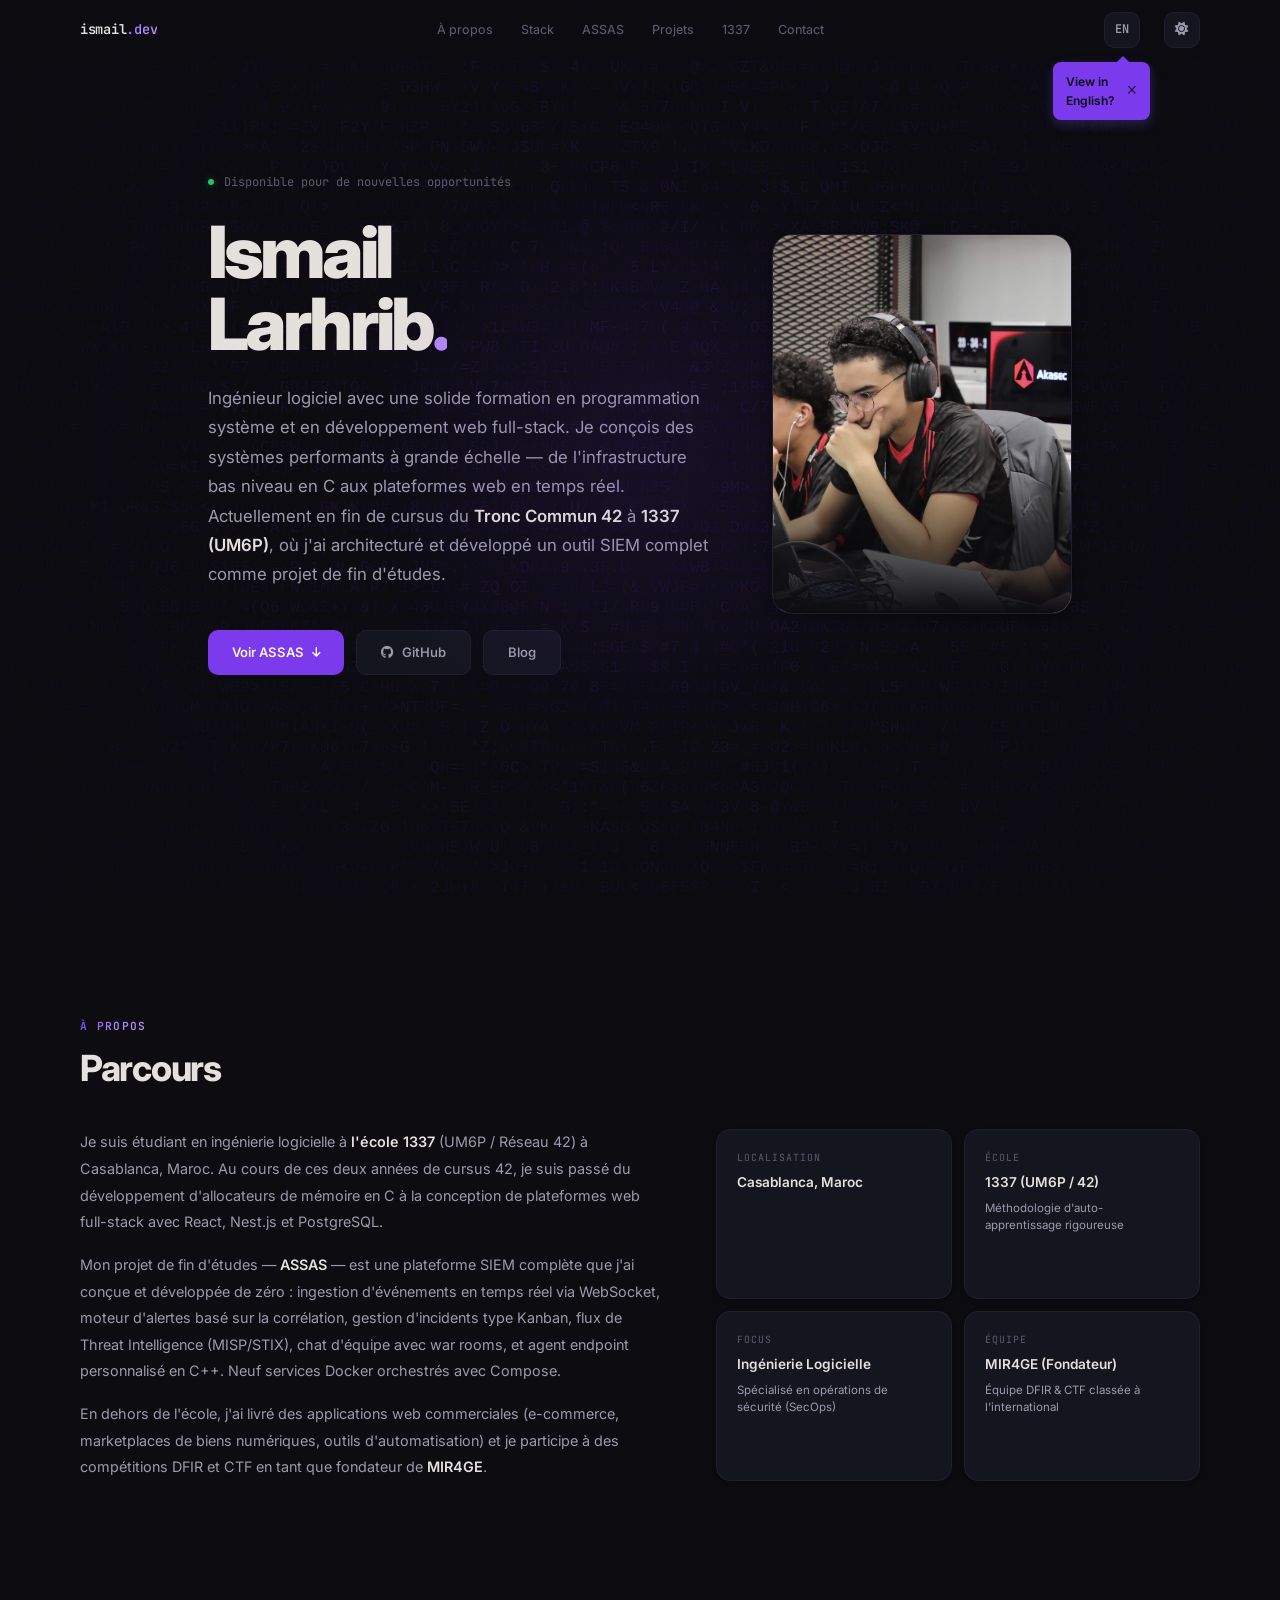
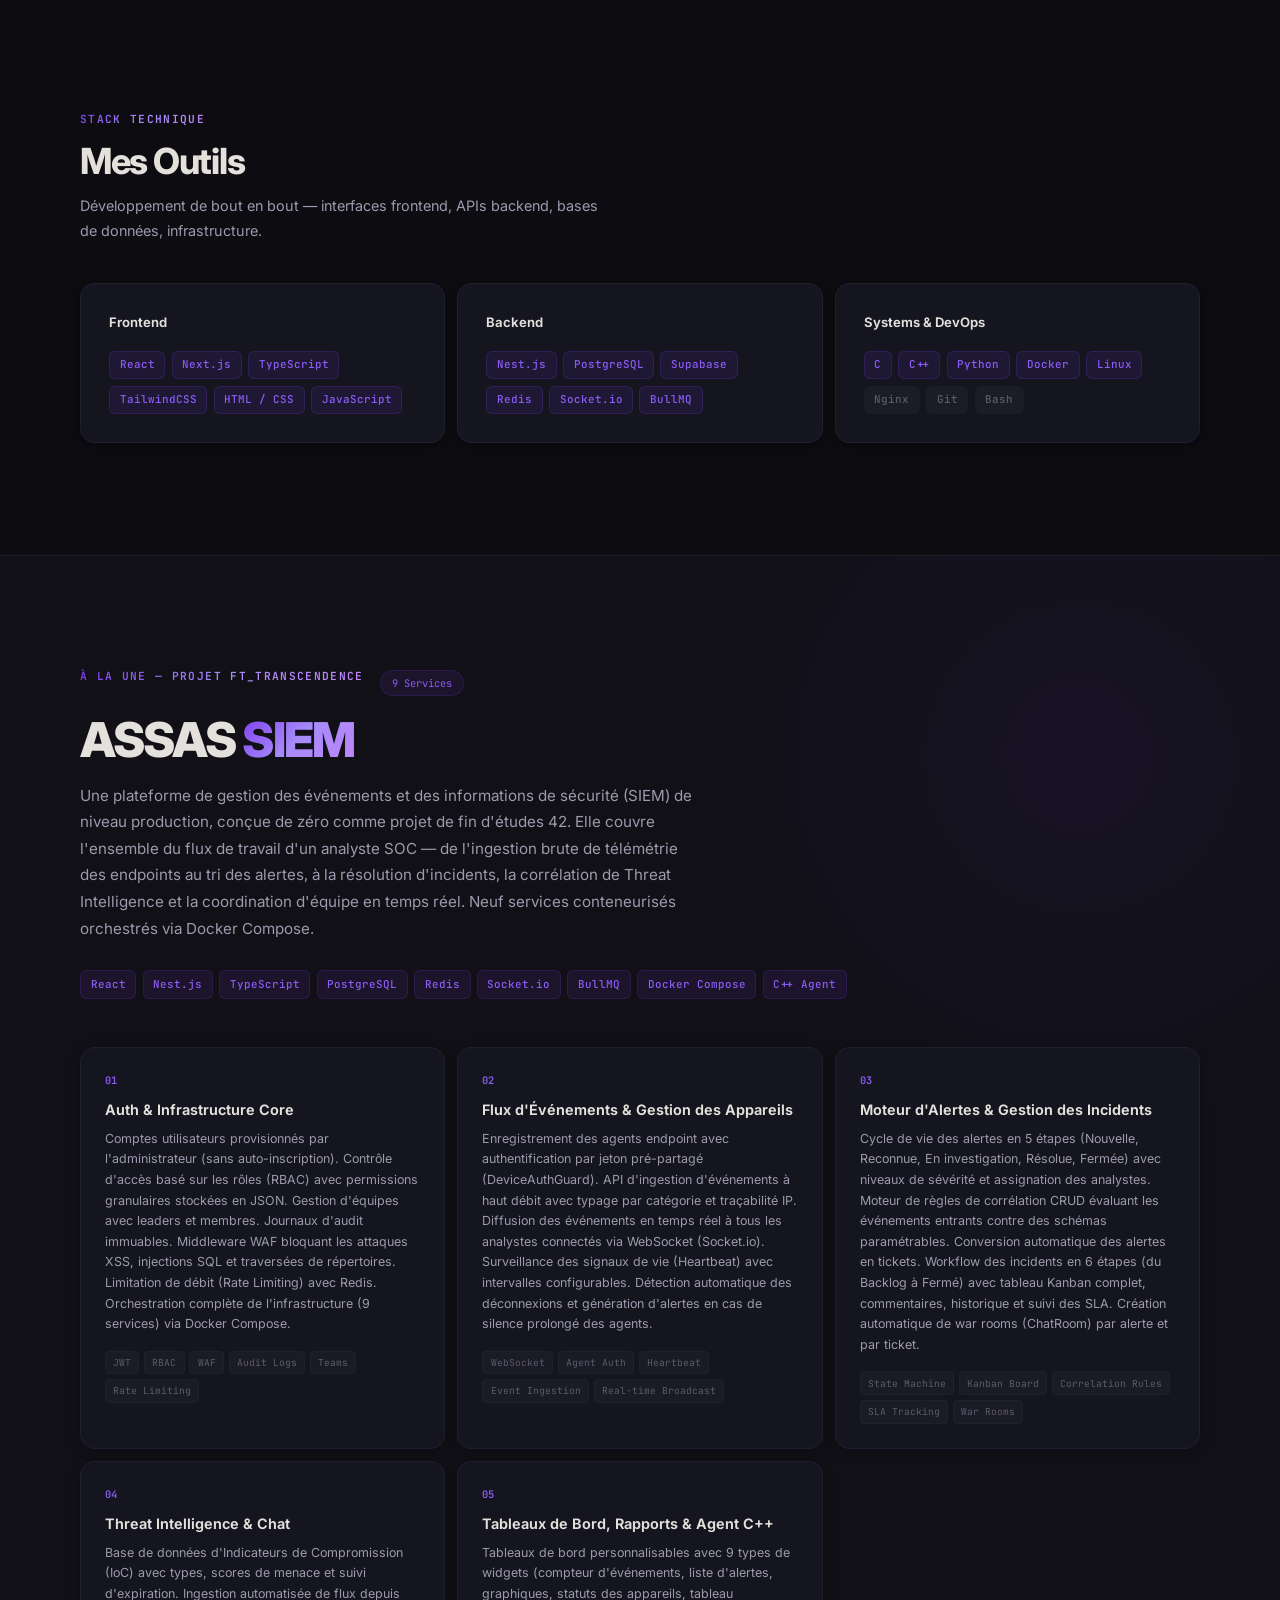
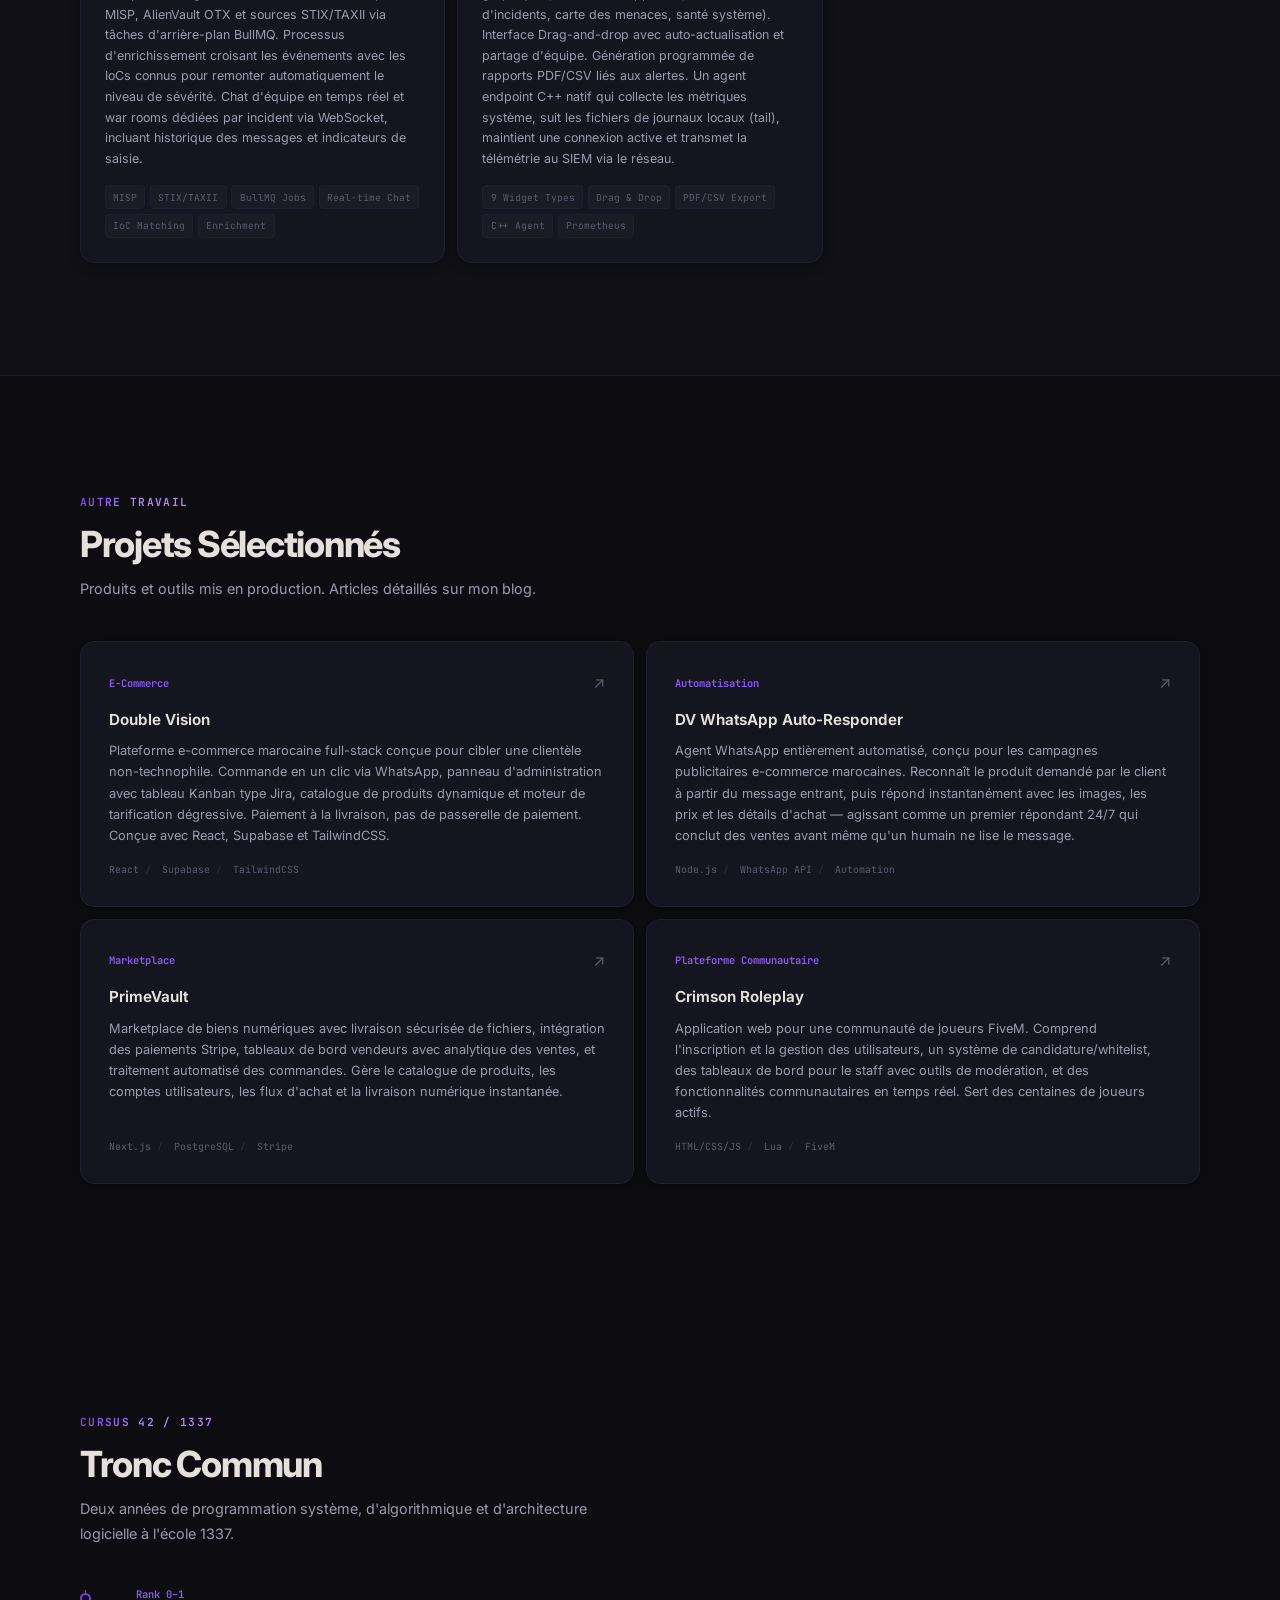
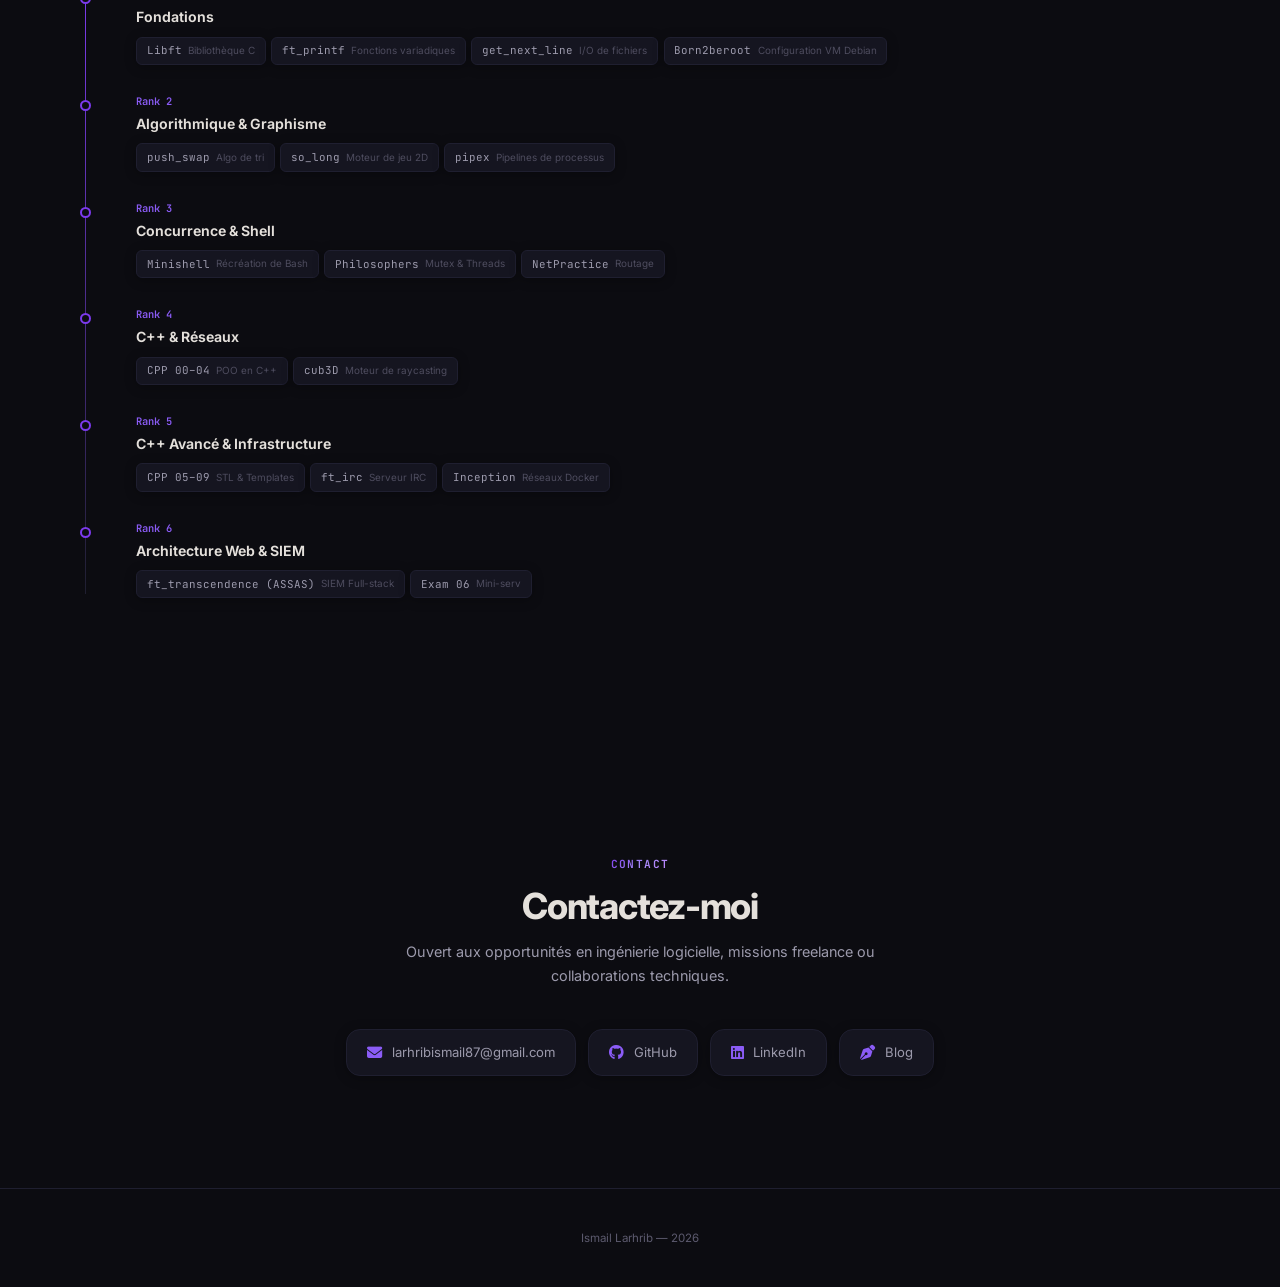
<file: index.html>
<!DOCTYPE html>
<html lang="fr" data-theme="dark">
<head>
    <meta charset="UTF-8">
    <meta name="viewport" content="width=device-width, initial-scale=1.0">
    <title>Ismail Larhrib — Ingénieur Logiciel</title>
    <meta name="description" content="Ismail Larhrib — Ingénieur Logiciel. React, Next.js, Nest.js, TypeScript, PostgreSQL. Concepteur d'ASSAS, une plateforme SIEM de niveau production. 1337 (UM6P / Réseau 42).">
    <meta name="author" content="Ismail Larhrib">
    <meta name="robots" content="index, follow">

    <meta property="og:type" content="website">
    <meta property="og:title" content="Ismail Larhrib — Ingénieur Logiciel">
    <meta property="og:description" content="Ingénieur logiciel concevant des plateformes web de niveau production. React, Nest.js, TypeScript, PostgreSQL.">
    <meta property="og:image" content="me.jpg">

    <link rel="preconnect" href="https://fonts.googleapis.com">
    <link rel="preconnect" href="https://fonts.gstatic.com" crossorigin>
    <link href="https://fonts.googleapis.com/css2?family=Inter:wght@300;400;450;500;550;600;650;700;750;800;850&family=JetBrains+Mono:wght@400;500;600&display=swap" rel="stylesheet">
    <link rel="stylesheet" href="https://cdnjs.cloudflare.com/ajax/libs/font-awesome/6.4.0/css/all.min.css" crossorigin="anonymous" referrerpolicy="no-referrer">
    <link rel="stylesheet" href="style.css">
</head>
<body>

    <!-- Glitch background -->
    <div id="glitch-bg">
        <canvas id="glitch-canvas"></canvas>
        <div class="glitch-vignette"></div>
    </div>

    <nav id="navbar">
        <div class="nav-inner">
            <a href="#hero" class="nav-logo">ismail<span>.dev</span></a>
            <div class="nav-links" id="nav-links">
                <a href="#about">À propos</a>
                <a href="#stack">Stack</a>
                <a href="#assas">ASSAS</a>
                <a href="#projects">Projets</a>
                <a href="#journey">1337</a>
                <a href="#contact">Contact</a>
            </div>
            <div class="nav-right">
                <div class="lang-popover" id="lang-popover">
                    <span>View in English?</span>
                    <button class="close-popover" aria-label="Fermer">&times;</button>
                </div>
                <a href="/en" class="lang-toggle" aria-label="Switch to English">EN</a>
                <button class="theme-toggle" id="theme-toggle" aria-label="Basculer le thème">
                    <i class="fas fa-sun"></i>
                </button>
                <button class="nav-toggle" id="nav-toggle" aria-label="Menu">
                    <span></span><span></span><span></span>
                </button>
            </div>
        </div>
    </nav>

    <!-- ========== HERO ========== -->
    <section id="hero" class="hero">
        <div class="container">
            <div class="hero-grid">
                <div>
                    <div class="hero-overline">
                        <span class="dot"></span>
                        Disponible pour de nouvelles opportunités
                    </div>
                    <h1>Ismail<br>Larhrib<span class="gradient">.</span></h1>
                    <p class="hero-desc">
                        Ingénieur logiciel avec une solide formation en programmation système et en développement web full-stack.
                        Je conçois des systèmes performants à grande échelle — de l'infrastructure bas niveau en C aux plateformes web en temps réel.
                        Actuellement en fin de cursus du <strong>Tronc Commun 42</strong> à <strong>1337 (UM6P)</strong>,
                        où j'ai architecturé et développé un outil SIEM complet comme projet de fin d'études.
                    </p>
                    <div class="hero-actions">
                        <a href="#assas" class="btn btn-accent">
                            Voir ASSAS
                            <i class="fas fa-arrow-down" style="font-size:0.7rem;"></i>
                        </a>
                        <a href="https://github.com/NotSphyynxx" target="_blank" class="btn btn-ghost">
                            <i class="fab fa-github"></i> GitHub
                        </a>
                        <a href="https://sphynx-blogs.vercel.app" target="_blank" class="btn btn-ghost">
                            Blog
                        </a>
                    </div>
                </div>
                <div class="hero-photo">
                    <img src="me.jpg" alt="Ismail Larhrib">
                </div>
            </div>
        </div>
    </section>

    <!-- ========== ABOUT ========== -->
    <section id="about">
        <div class="container">
            <span class="label">À propos</span>
            <h2 class="title">Parcours</h2>
            <div class="about-grid reveal">
                <div class="about-text">
                    <p>
                        Je suis étudiant en ingénierie logicielle à <strong>l'école 1337</strong> (UM6P / Réseau 42)
                        à Casablanca, Maroc. Au cours de ces deux années de cursus 42, je suis passé du développement d'allocateurs de mémoire
                        en C à la conception de plateformes web full-stack avec React, Nest.js et PostgreSQL.
                    </p>
                    <p>
                        Mon projet de fin d'études — <strong>ASSAS</strong> — est une plateforme SIEM complète que j'ai conçue et développée de zéro : ingestion d'événements en temps réel via WebSocket, moteur d'alertes basé sur la corrélation, gestion d'incidents type Kanban, flux de Threat Intelligence (MISP/STIX), chat d'équipe avec war rooms, et agent endpoint personnalisé en C++. Neuf services Docker orchestrés avec Compose.
                    </p>
                    <p>
                        En dehors de l'école, j'ai livré des applications web commerciales (e-commerce, marketplaces de biens numériques, outils d'automatisation) et je participe à des compétitions DFIR et CTF en tant que fondateur de <strong>MIR4GE</strong>.
                    </p>
                </div>
                <div class="about-cards">
                    <div class="about-card">
                        <div class="about-card-label">Localisation</div>
                        <div class="about-card-val">Casablanca, Maroc</div>
                    </div>
                    <a href="https://1337.ma" target="_blank" class="about-card">
                        <div class="about-card-label">École</div>
                        <div class="about-card-val">1337 (UM6P / 42)</div>
                        <div class="about-card-desc">Méthodologie d'auto-apprentissage rigoureuse</div>
                    </a>
                    <div class="about-card">
                        <div class="about-card-label">Focus</div>
                        <div class="about-card-val">Ingénierie Logicielle</div>
                        <div class="about-card-desc">Spécialisé en opérations de sécurité (SecOps)</div>
                    </div>
                    <a href="/mirage" class="about-card">
                        <div class="about-card-label">Équipe</div>
                        <div class="about-card-val">MIR4GE (Fondateur)</div>
                        <div class="about-card-desc">Équipe DFIR & CTF classée à l'international</div>
                    </a>
                </div>
            </div>
        </div>
    </section>

    <!-- ========== STACK ========== -->
    <section id="stack">
        <div class="container">
            <span class="label">Stack Technique</span>
            <h2 class="title">Mes Outils</h2>
            <p class="desc">Développement de bout en bout — interfaces frontend, APIs backend, bases de données, infrastructure.</p>

            <div class="stack-row">
                <div class="stack-block reveal">
                    <h3>Frontend</h3>
                    <div class="tags">
                        <span class="tag">React</span>
                        <span class="tag">Next.js</span>
                        <span class="tag">TypeScript</span>
                        <span class="tag">TailwindCSS</span>
                        <span class="tag">HTML / CSS</span>
                        <span class="tag">JavaScript</span>
                    </div>
                </div>
                <div class="stack-block reveal reveal-delay-1">
                    <h3>Backend</h3>
                    <div class="tags">
                        <span class="tag">Nest.js</span>
                        <span class="tag">PostgreSQL</span>
                        <span class="tag">Supabase</span>
                        <span class="tag">Redis</span>
                        <span class="tag">Socket.io</span>
                        <span class="tag">BullMQ</span>
                    </div>
                </div>
                <div class="stack-block reveal reveal-delay-2">
                    <h3>Systems & DevOps</h3>
                    <div class="tags">
                        <span class="tag">C</span>
                        <span class="tag">C++</span>
                        <span class="tag">Python</span>
                        <span class="tag">Docker</span>
                        <span class="tag">Linux</span>
                        <span class="tag muted">Nginx</span>
                        <span class="tag muted">Git</span>
                        <span class="tag muted">Bash</span>
                    </div>
                </div>
            </div>
        </div>
    </section>

    <!-- ========== ASSAS SIEM ========== -->
    <section id="assas" class="featured">
        <div class="container">
            <div class="featured-head reveal">
                <div class="featured-top">
                    <span class="label">À la une — Projet ft_transcendence</span>
                    <span class="featured-badge">9 Services</span>
                </div>
                <h2>ASSAS <span class="gradient">SIEM</span></h2>
                <p class="featured-desc">
                    Une plateforme de gestion des événements et des informations de sécurité (SIEM) de niveau production, conçue de zéro comme projet de fin d'études 42. Elle couvre l'ensemble du flux de travail d'un analyste SOC — de l'ingestion brute de télémétrie des endpoints au tri des alertes, à la résolution d'incidents, la corrélation de Threat Intelligence et la coordination d'équipe en temps réel. Neuf services conteneurisés orchestrés via Docker Compose.
                </p>
                <div class="featured-tags">
                    <span class="tag">React</span>
                    <span class="tag">Nest.js</span>
                    <span class="tag">TypeScript</span>
                    <span class="tag">PostgreSQL</span>
                    <span class="tag">Redis</span>
                    <span class="tag">Socket.io</span>
                    <span class="tag">BullMQ</span>
                    <span class="tag">Docker Compose</span>
                    <span class="tag">C++ Agent</span>
                </div>
            </div>

            <div class="modules">
                <div class="mod reveal">
                    <div class="mod-num">01</div>
                    <h4>Auth & Infrastructure Core</h4>
                    <p class="mod-desc">
                        Comptes utilisateurs provisionnés par l'administrateur (sans auto-inscription). Contrôle d'accès basé sur les rôles (RBAC) avec permissions granulaires stockées en JSON. Gestion d'équipes avec leaders et membres. Journaux d'audit immuables. Middleware WAF bloquant les attaques XSS, injections SQL et traversées de répertoires. Limitation de débit (Rate Limiting) avec Redis. Orchestration complète de l'infrastructure (9 services) via Docker Compose.
                    </p>
                    <div class="mod-chips">
                        <span class="mod-chip">JWT</span>
                        <span class="mod-chip">RBAC</span>
                        <span class="mod-chip">WAF</span>
                        <span class="mod-chip">Audit Logs</span>
                        <span class="mod-chip">Teams</span>
                        <span class="mod-chip">Rate Limiting</span>
                    </div>
                </div>

                <div class="mod reveal reveal-delay-1">
                    <div class="mod-num">02</div>
                    <h4>Flux d'Événements & Gestion des Appareils</h4>
                    <p class="mod-desc">
                        Enregistrement des agents endpoint avec authentification par jeton pré-partagé (DeviceAuthGuard). API d'ingestion d'événements à haut débit avec typage par catégorie et traçabilité IP. Diffusion des événements en temps réel à tous les analystes connectés via WebSocket (Socket.io). Surveillance des signaux de vie (Heartbeat) avec intervalles configurables. Détection automatique des déconnexions et génération d'alertes en cas de silence prolongé des agents.
                    </p>
                    <div class="mod-chips">
                        <span class="mod-chip">WebSocket</span>
                        <span class="mod-chip">Agent Auth</span>
                        <span class="mod-chip">Heartbeat</span>
                        <span class="mod-chip">Event Ingestion</span>
                        <span class="mod-chip">Real-time Broadcast</span>
                    </div>
                </div>

                <div class="mod reveal reveal-delay-2">
                    <div class="mod-num">03</div>
                    <h4>Moteur d'Alertes & Gestion des Incidents</h4>
                    <p class="mod-desc">
                        Cycle de vie des alertes en 5 étapes (Nouvelle, Reconnue, En investigation, Résolue, Fermée) avec niveaux de sévérité et assignation des analystes. Moteur de règles de corrélation CRUD évaluant les événements entrants contre des schémas paramétrables. Conversion automatique des alertes en tickets. Workflow des incidents en 6 étapes (du Backlog à Fermé) avec tableau Kanban complet, commentaires, historique et suivi des SLA. Création automatique de war rooms (ChatRoom) par alerte et par ticket.
                    </p>
                    <div class="mod-chips">
                        <span class="mod-chip">State Machine</span>
                        <span class="mod-chip">Kanban Board</span>
                        <span class="mod-chip">Correlation Rules</span>
                        <span class="mod-chip">SLA Tracking</span>
                        <span class="mod-chip">War Rooms</span>
                    </div>
                </div>

                <div class="mod reveal">
                    <div class="mod-num">04</div>
                    <h4>Threat Intelligence & Chat</h4>
                    <p class="mod-desc">
                        Base de données d'Indicateurs de Compromission (IoC) avec types, scores de menace et suivi d'expiration. Ingestion automatisée de flux depuis MISP, AlienVault OTX et sources STIX/TAXII via tâches d'arrière-plan BullMQ. Processus d'enrichissement croisant les événements avec les IoCs connus pour remonter automatiquement le niveau de sévérité. Chat d'équipe en temps réel et war rooms dédiées par incident via WebSocket, incluant historique des messages et indicateurs de saisie.
                    </p>
                    <div class="mod-chips">
                        <span class="mod-chip">MISP</span>
                        <span class="mod-chip">STIX/TAXII</span>
                        <span class="mod-chip">BullMQ Jobs</span>
                        <span class="mod-chip">Real-time Chat</span>
                        <span class="mod-chip">IoC Matching</span>
                        <span class="mod-chip">Enrichment</span>
                    </div>
                </div>

                <div class="mod reveal reveal-delay-1">
                    <div class="mod-num">05</div>
                    <h4>Tableaux de Bord, Rapports & Agent C++</h4>
                    <p class="mod-desc">
                        Tableaux de bord personnalisables avec 9 types de widgets (compteur d'événements, liste d'alertes, graphiques, statuts des appareils, tableau d'incidents, carte des menaces, santé système). Interface Drag-and-drop avec auto-actualisation et partage d'équipe. Génération programmée de rapports PDF/CSV liés aux alertes. Un agent endpoint C++ natif qui collecte les métriques système, suit les fichiers de journaux locaux (tail), maintient une connexion active et transmet la télémétrie au SIEM via le réseau.
                    </p>
                    <div class="mod-chips">
                        <span class="mod-chip">9 Widget Types</span>
                        <span class="mod-chip">Drag & Drop</span>
                        <span class="mod-chip">PDF/CSV Export</span>
                        <span class="mod-chip">C++ Agent</span>
                        <span class="mod-chip">Prometheus</span>
                    </div>
                </div>
            </div>
        </div>
    </section>

    <!-- ========== OTHER PROJECTS ========== -->
    <section id="projects">
        <div class="container">
            <span class="label">Autre Travail</span>
            <h2 class="title">Projets Sélectionnés</h2>
            <p class="desc">Produits et outils mis en production. Articles détaillés sur mon blog.</p>

            <div class="proj-grid">
                <a href="https://sphynx-blogs.vercel.app/posts/double-vision-ecommerce/" target="_blank" class="proj reveal">
                    <div class="proj-top">
                        <span class="proj-type">E-Commerce</span>
                        <span class="proj-arrow">&#8599;</span>
                    </div>
                    <h3>Double Vision</h3>
                    <p>
                        Plateforme e-commerce marocaine full-stack conçue pour cibler une clientèle non-technophile. Commande en un clic via WhatsApp, panneau d'administration avec tableau Kanban type Jira, catalogue de produits dynamique et moteur de tarification dégressive. Paiement à la livraison, pas de passerelle de paiement. Conçue avec React, Supabase et TailwindCSS.
                    </p>
                    <div class="proj-stack">
                        <span>React</span>
                        <span>Supabase</span>
                        <span>TailwindCSS</span>
                    </div>
                </a>

                <a href="https://sphynx-blogs.vercel.app/posts/doublevision-whatsapp-autoresponder/" target="_blank" class="proj reveal reveal-delay-1">
                    <div class="proj-top">
                        <span class="proj-type">Automatisation</span>
                        <span class="proj-arrow">&#8599;</span>
                    </div>
                    <h3>DV WhatsApp Auto-Responder</h3>
                    <p>
                        Agent WhatsApp entièrement automatisé, conçu pour les campagnes publicitaires e-commerce marocaines. Reconnaît le produit demandé par le client à partir du message entrant, puis répond instantanément avec les images, les prix et les détails d'achat — agissant comme un premier répondant 24/7 qui conclut des ventes avant même qu'un humain ne lise le message.
                    </p>
                    <div class="proj-stack">
                        <span>Node.js</span>
                        <span>WhatsApp API</span>
                        <span>Automation</span>
                    </div>
                </a>

                <a href="https://sphynx-blogs.vercel.app/posts/primevault-digital-marketplace/" target="_blank" class="proj reveal">
                    <div class="proj-top">
                        <span class="proj-type">Marketplace</span>
                        <span class="proj-arrow">&#8599;</span>
                    </div>
                    <h3>PrimeVault</h3>
                    <p>
                        Marketplace de biens numériques avec livraison sécurisée de fichiers, intégration des paiements Stripe, tableaux de bord vendeurs avec analytique des ventes, et traitement automatisé des commandes. Gère le catalogue de produits, les comptes utilisateurs, les flux d'achat et la livraison numérique instantanée.
                    </p>
                    <div class="proj-stack">
                        <span>Next.js</span>
                        <span>PostgreSQL</span>
                        <span>Stripe</span>
                    </div>
                </a>

                <a href="https://sphynx-blogs.vercel.app/posts/crimson-roleplay-webapp/" target="_blank" class="proj reveal reveal-delay-1">
                    <div class="proj-top">
                        <span class="proj-type">Plateforme Communautaire</span>
                        <span class="proj-arrow">&#8599;</span>
                    </div>
                    <h3>Crimson Roleplay</h3>
                    <p>
                        Application web pour une communauté de joueurs FiveM. Comprend l'inscription et la gestion des utilisateurs, un système de candidature/whitelist, des tableaux de bord pour le staff avec outils de modération, et des fonctionnalités communautaires en temps réel. Sert des centaines de joueurs actifs.
                    </p>
                    <div class="proj-stack">
                        <span>HTML/CSS/JS</span>
                        <span>Lua</span>
                        <span>FiveM</span>
                    </div>
                </a>
            </div>
        </div>
    </section>

    <!-- ========== 1337 JOURNEY ========== -->
    <section id="journey">
        <div class="container">
            <span class="label">Cursus 42 / 1337</span>
            <h2 class="title">Tronc Commun</h2>
            <p class="desc">Deux années de programmation système, d'algorithmique et d'architecture logicielle à l'école 1337.</p>

            <div class="timeline reveal">
                <div class="rank">
                    <div class="rank-num">Rank 0–1</div>
                    <div class="rank-name">Fondations</div>
                    <div class="rank-items">
                        <span class="rank-pill">Libft <span class="rank-sub">Bibliothèque C</span></span>
                        <span class="rank-pill">ft_printf <span class="rank-sub">Fonctions variadiques</span></span>
                        <span class="rank-pill">get_next_line <span class="rank-sub">I/O de fichiers</span></span>
                        <span class="rank-pill">Born2beroot <span class="rank-sub">Configuration VM Debian</span></span>
                    </div>
                </div>

                <div class="rank">
                    <div class="rank-num">Rank 2</div>
                    <div class="rank-name">Algorithmique & Graphisme</div>
                    <div class="rank-items">
                        <span class="rank-pill">push_swap <span class="rank-sub">Algo de tri</span></span>
                        <span class="rank-pill">so_long <span class="rank-sub">Moteur de jeu 2D</span></span>
                        <span class="rank-pill">pipex <span class="rank-sub">Pipelines de processus</span></span>
                    </div>
                </div>

                <div class="rank">
                    <div class="rank-num">Rank 3</div>
                    <div class="rank-name">Concurrence & Shell</div>
                    <div class="rank-items">
                        <span class="rank-pill">Minishell <span class="rank-sub">Récréation de Bash</span></span>
                        <span class="rank-pill">Philosophers <span class="rank-sub">Mutex & Threads</span></span>
                        <span class="rank-pill">NetPractice <span class="rank-sub">Routage</span></span>
                    </div>
                </div>

                <div class="rank">
                    <div class="rank-num">Rank 4</div>
                    <div class="rank-name">C++ & Réseaux</div>
                    <div class="rank-items">
                        <span class="rank-pill">CPP 00–04 <span class="rank-sub">POO en C++</span></span>
                        <span class="rank-pill">cub3D <span class="rank-sub">Moteur de raycasting</span></span>
                    </div>
                </div>

                <div class="rank">
                    <div class="rank-num">Rank 5</div>
                    <div class="rank-name">C++ Avancé & Infrastructure</div>
                    <div class="rank-items">
                        <span class="rank-pill">CPP 05–09 <span class="rank-sub">STL & Templates</span></span>
                        <span class="rank-pill">ft_irc <span class="rank-sub">Serveur IRC</span></span>
                        <span class="rank-pill">Inception <span class="rank-sub">Réseaux Docker</span></span>
                    </div>
                </div>

                <div class="rank">
                    <div class="rank-num">Rank 6</div>
                    <div class="rank-name">Architecture Web & SIEM</div>
                    <div class="rank-items">
                        <span class="rank-pill">ft_transcendence (ASSAS) <span class="rank-sub">SIEM Full-stack</span></span>
                        <span class="rank-pill">Exam 06 <span class="rank-sub">Mini-serv</span></span>
                    </div>
                </div>
            </div>
        </div>
    </section>

    <!-- ========== CONTACT ========== -->
    <section id="contact">
        <div class="container contact-wrap">
            <span class="label">Contact</span>
            <h2 class="title">Contactez-moi</h2>
            <p class="desc">Ouvert aux opportunités en ingénierie logicielle, missions freelance ou collaborations techniques.</p>
            <div class="contact-row reveal">
                <a href="mailto:larhribismail87@gmail.com" class="contact-item">
                    <i class="fas fa-envelope"></i> larhribismail87@gmail.com
                </a>
                <a href="https://github.com/NotSphyynxx" target="_blank" class="contact-item">
                    <i class="fab fa-github"></i> GitHub
                </a>
                <a href="https://www.linkedin.com/in/ismail-larhrib-b5291932a" target="_blank" class="contact-item">
                    <i class="fab fa-linkedin"></i> LinkedIn
                </a>
                <a href="https://sphynx-blogs.vercel.app" target="_blank" class="contact-item">
                    <i class="fas fa-pen-nib"></i> Blog
                </a>
            </div>
        </div>
    </section>

    <footer>
        <p>Ismail Larhrib — 2026</p>
    </footer>

    <script src="script.js"></script>
</body>
</html>
</file>
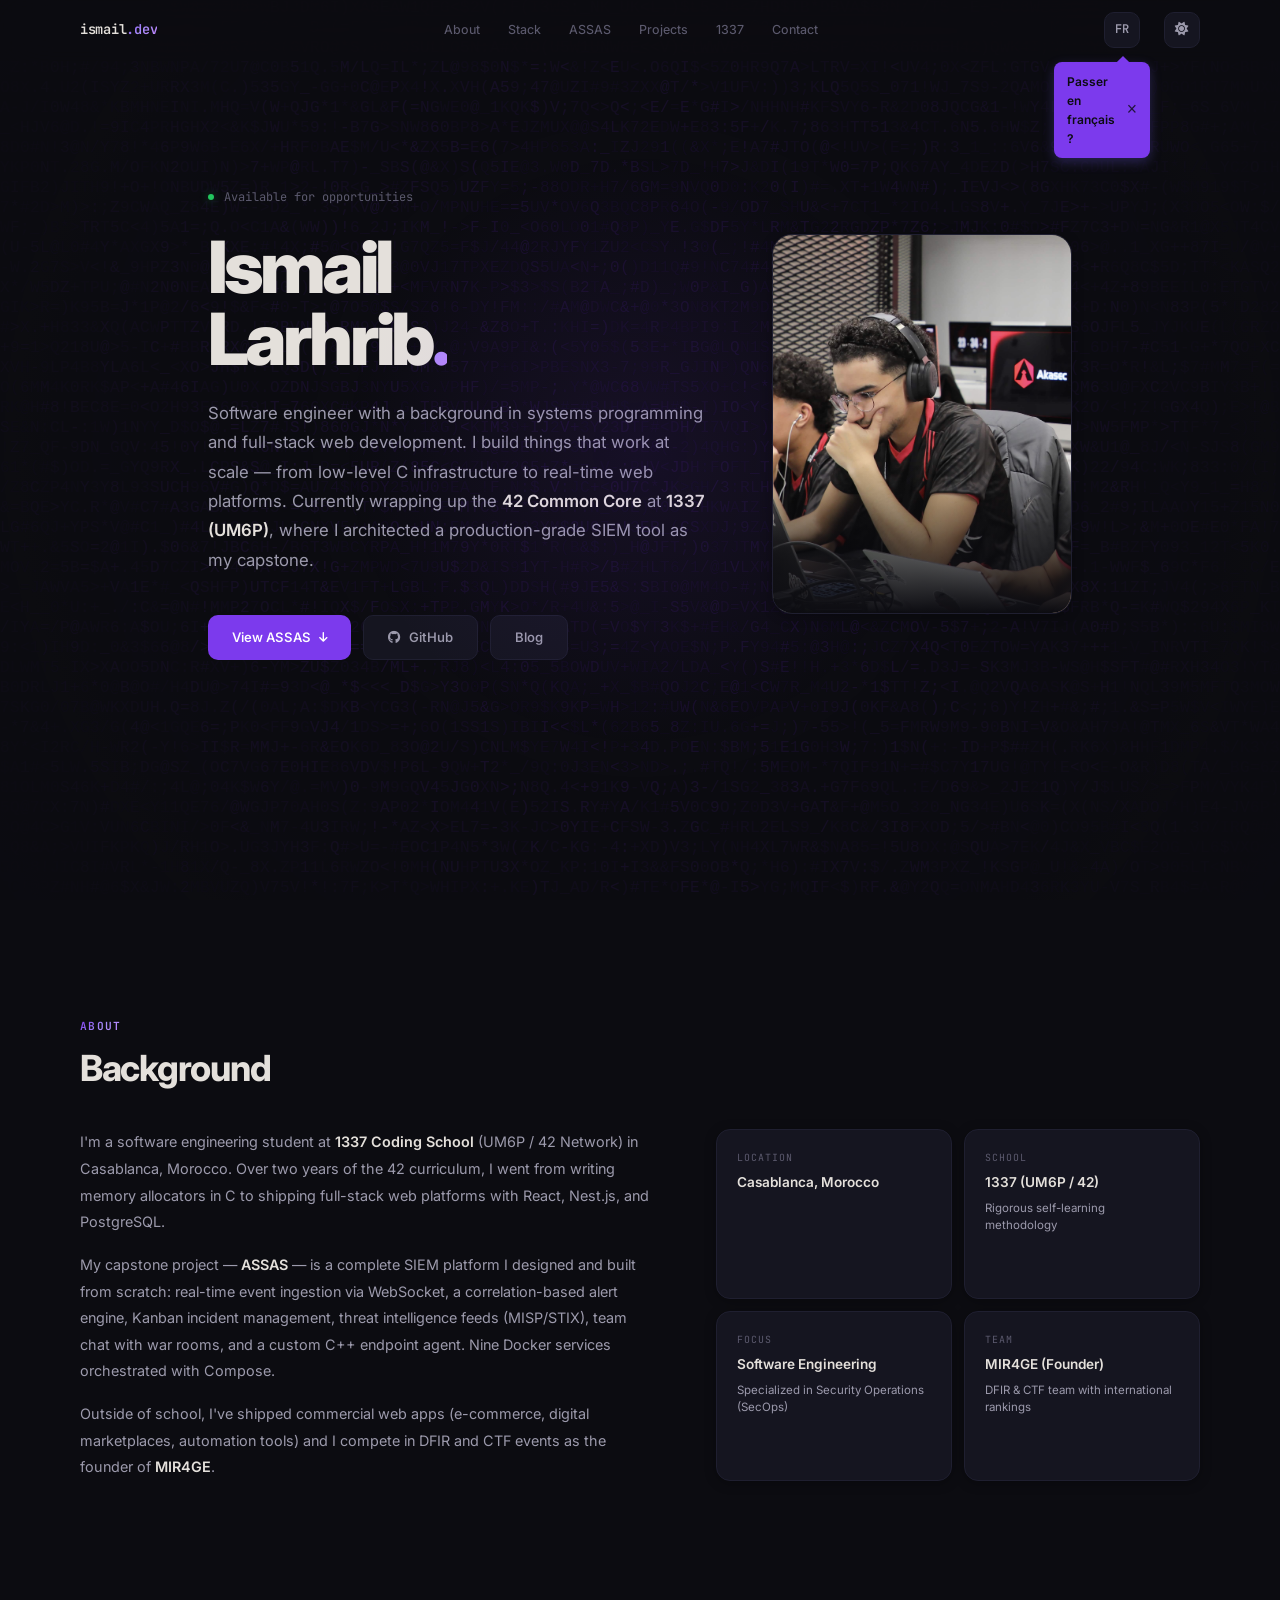
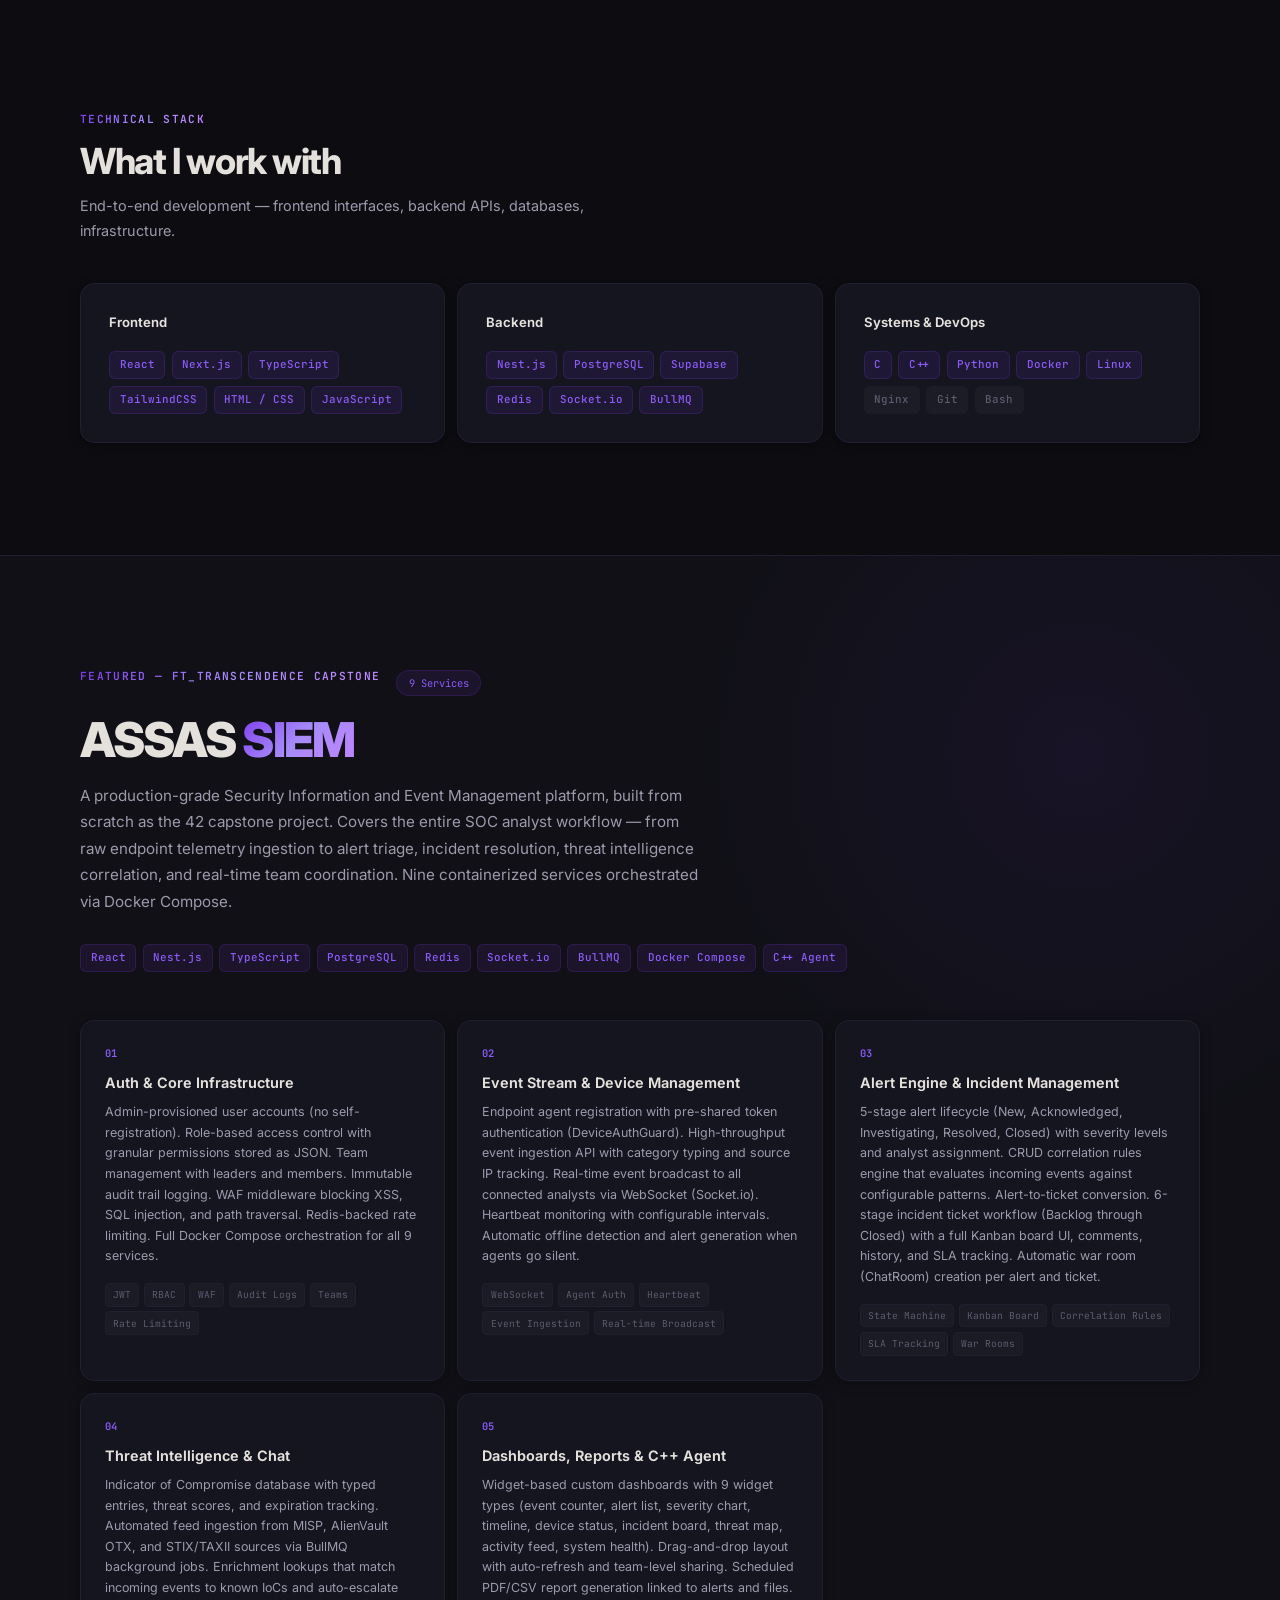
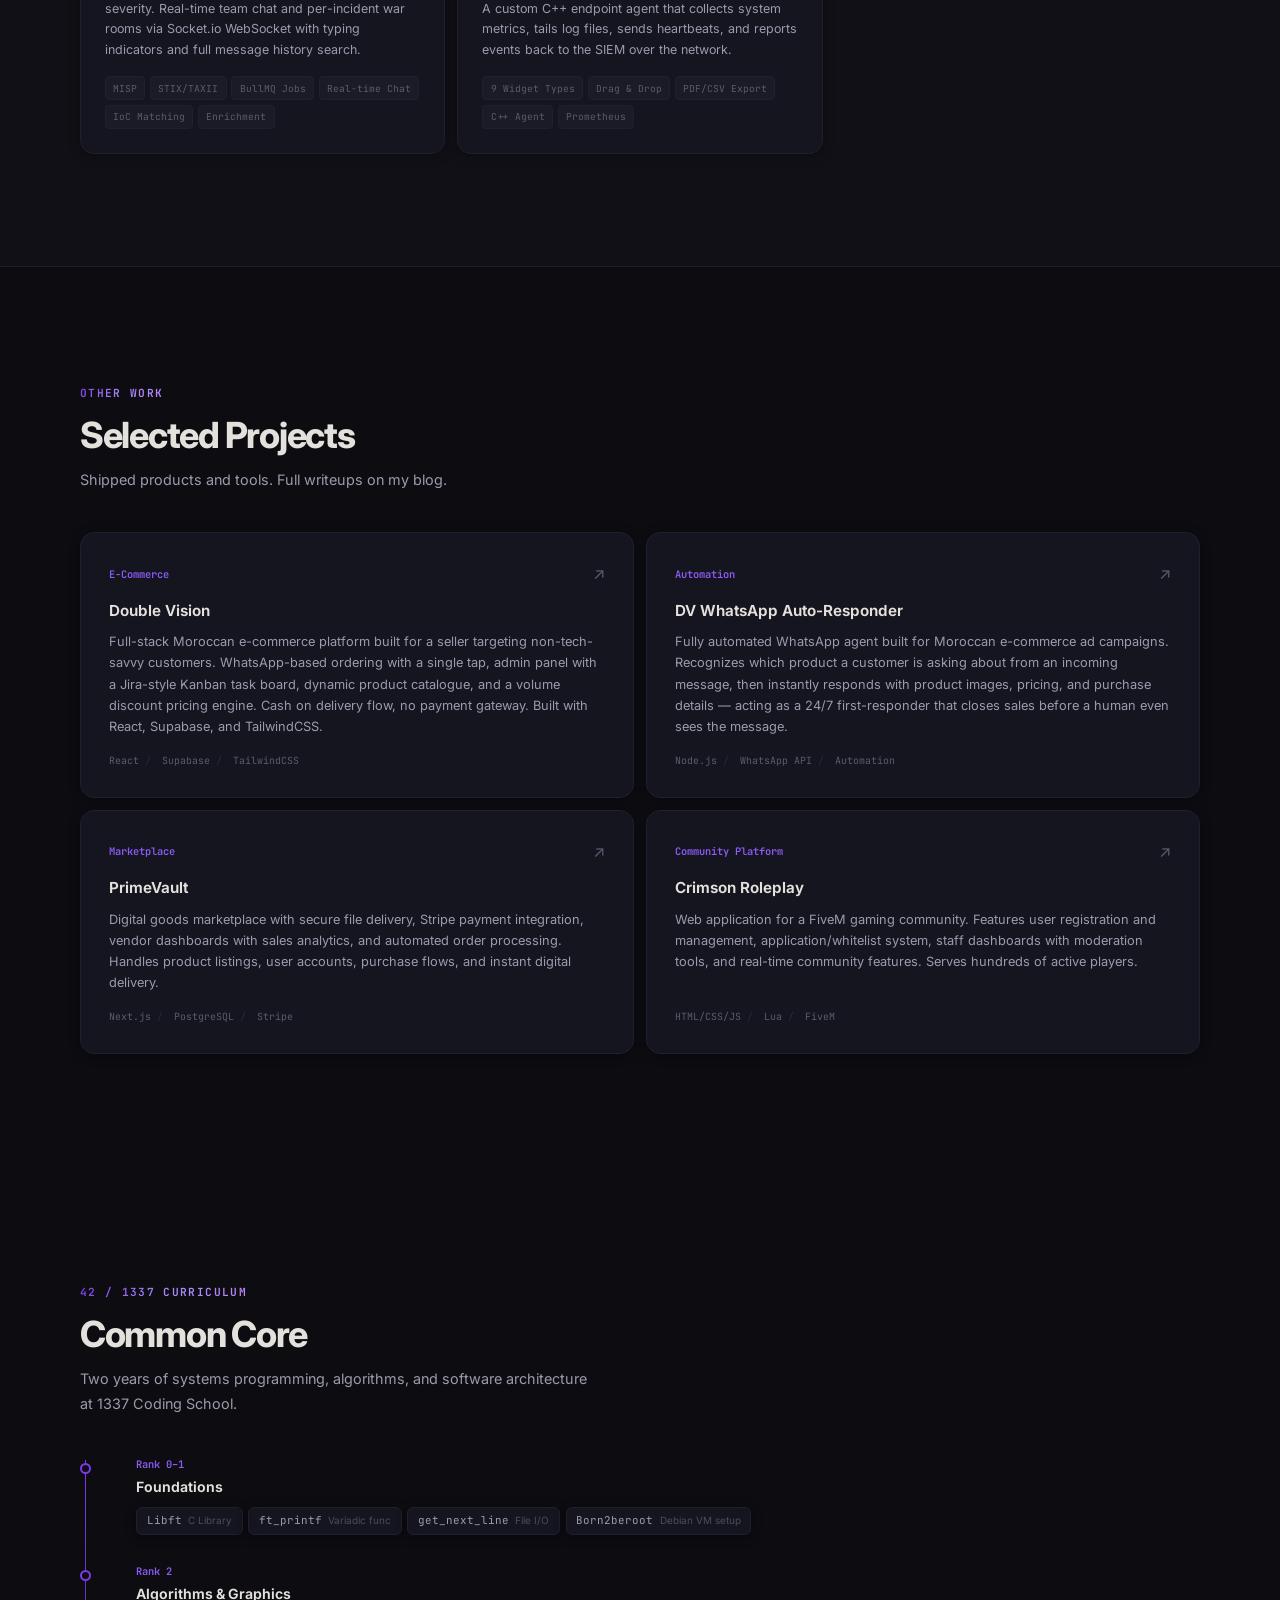
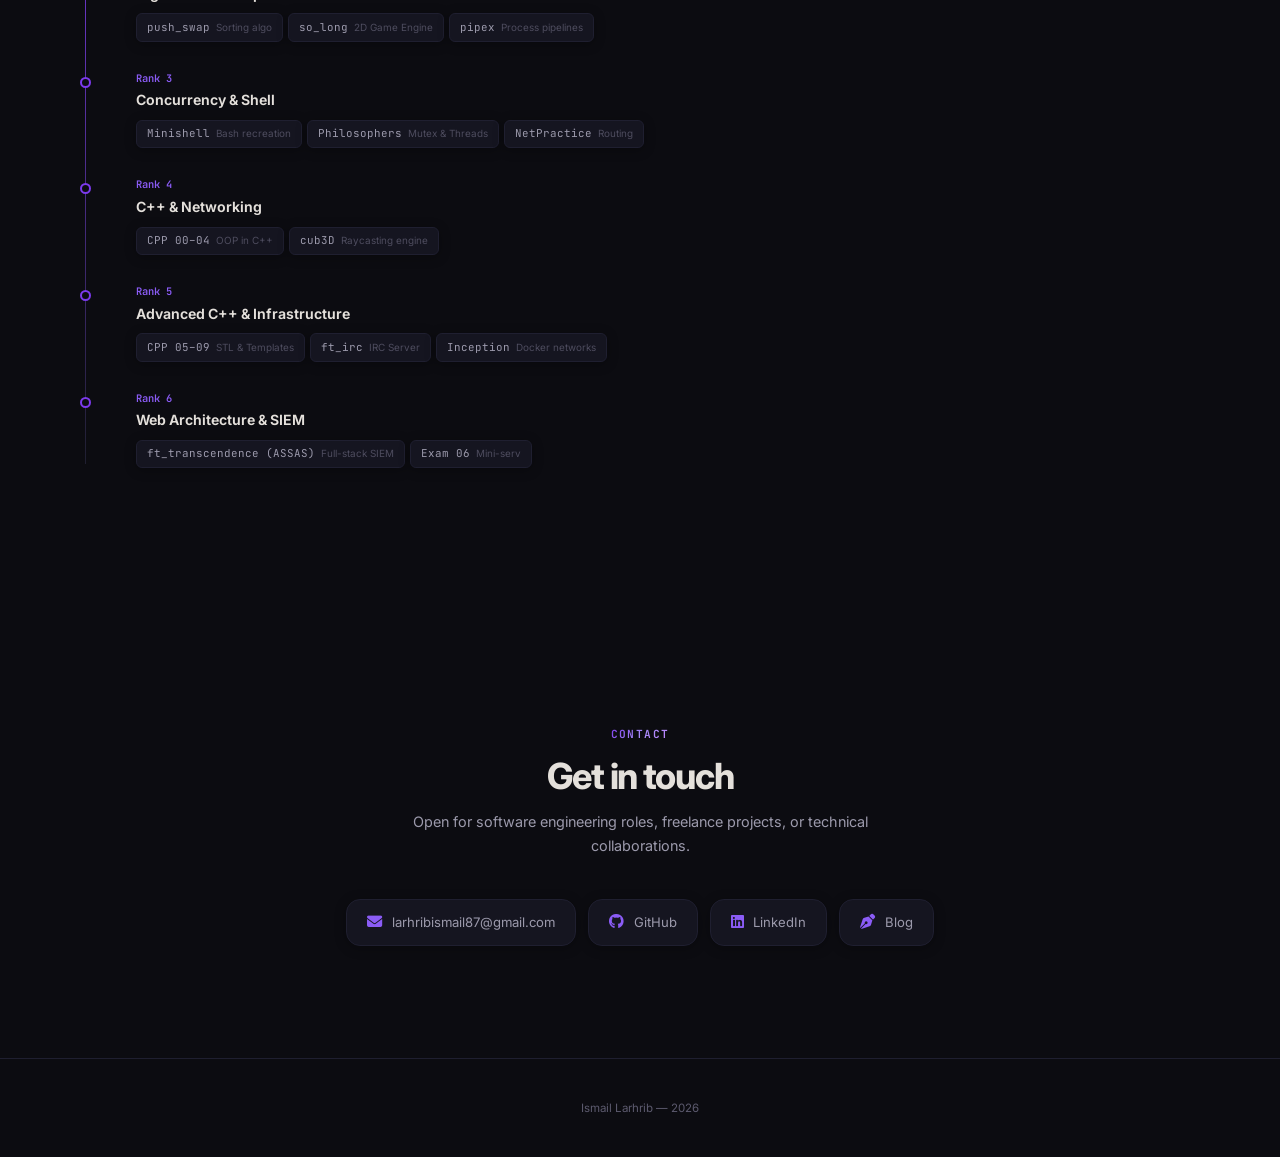
<file: en.html>
<!DOCTYPE html>
<html lang="en" data-theme="dark">
<head>
    <meta charset="UTF-8">
    <meta name="viewport" content="width=device-width, initial-scale=1.0">
    <title>Ismail Larhrib — Software Engineer</title>
    <meta name="description" content="Ismail Larhrib — Software Engineer. React, Next.js, Nest.js, TypeScript, PostgreSQL. Builder of ASSAS, a production-grade SIEM platform. 1337 (UM6P/42 Network).">
    <meta name="author" content="Ismail Larhrib">
    <meta name="robots" content="index, follow">

    <meta property="og:type" content="website">
    <meta property="og:title" content="Ismail Larhrib — Software Engineer">
    <meta property="og:description" content="Software Engineer building production-grade web platforms. React, Nest.js, TypeScript, PostgreSQL.">
    <meta property="og:image" content="me.jpg">

    <link rel="preconnect" href="https://fonts.googleapis.com">
    <link rel="preconnect" href="https://fonts.gstatic.com" crossorigin>
    <link href="https://fonts.googleapis.com/css2?family=Inter:wght@300;400;450;500;550;600;650;700;750;800;850&family=JetBrains+Mono:wght@400;500;600&display=swap" rel="stylesheet">
    <link rel="stylesheet" href="https://cdnjs.cloudflare.com/ajax/libs/font-awesome/6.4.0/css/all.min.css" crossorigin="anonymous" referrerpolicy="no-referrer">
    <link rel="stylesheet" href="style.css">
</head>
<body>

    <!-- Glitch background -->
    <div id="glitch-bg">
        <canvas id="glitch-canvas"></canvas>
        <div class="glitch-vignette"></div>
    </div>

    <nav id="navbar">
        <div class="nav-inner">
            <a href="#hero" class="nav-logo">ismail<span>.dev</span></a>
            <div class="nav-links" id="nav-links">
                <a href="#about">About</a>
                <a href="#stack">Stack</a>
                <a href="#assas">ASSAS</a>
                <a href="#projects">Projects</a>
                <a href="#journey">1337</a>
                <a href="#contact">Contact</a>
            </div>
            <div class="nav-right">
                <div class="lang-popover" id="lang-popover">
                    <span>Passer en français ?</span>
                    <button class="close-popover" aria-label="Close">&times;</button>
                </div>
                <a href="/" class="lang-toggle" aria-label="Passer en français">FR</a>
                <button class="theme-toggle" id="theme-toggle" aria-label="Toggle theme">
                    <i class="fas fa-sun"></i>
                </button>
                <button class="nav-toggle" id="nav-toggle" aria-label="Menu">
                    <span></span><span></span><span></span>
                </button>
            </div>
        </div>
    </nav>

    <!-- ========== HERO ========== -->
    <section id="hero" class="hero">
        <div class="container">
            <div class="hero-grid">
                <div>
                    <div class="hero-overline">
                        <span class="dot"></span>
                        Available for opportunities
                    </div>
                    <h1>Ismail<br>Larhrib<span class="gradient">.</span></h1>
                    <p class="hero-desc">
                        Software engineer with a background in systems programming and full-stack web development.
                        I build things that work at scale — from low-level C infrastructure to real-time web platforms.
                        Currently wrapping up the <strong>42 Common Core</strong> at <strong>1337 (UM6P)</strong>,
                        where I architected a production-grade SIEM tool as my capstone.
                    </p>
                    <div class="hero-actions">
                        <a href="#assas" class="btn btn-accent">
                            View ASSAS
                            <i class="fas fa-arrow-down" style="font-size:0.7rem;"></i>
                        </a>
                        <a href="https://github.com/NotSphyynxx" target="_blank" class="btn btn-ghost">
                            <i class="fab fa-github"></i> GitHub
                        </a>
                        <a href="https://sphynx-blogs.vercel.app" target="_blank" class="btn btn-ghost">
                            Blog
                        </a>
                    </div>
                </div>
                <div class="hero-photo">
                    <img src="me.jpg" alt="Ismail Larhrib">
                </div>
            </div>
        </div>
    </section>

    <!-- ========== ABOUT ========== -->
    <section id="about">
        <div class="container">
            <span class="label">About</span>
            <h2 class="title">Background</h2>
            <div class="about-grid reveal">
                <div class="about-text">
                    <p>
                        I'm a software engineering student at <strong>1337 Coding School</strong> (UM6P / 42 Network)
                        in Casablanca, Morocco. Over two years of the 42 curriculum, I went from writing memory allocators
                        in C to shipping full-stack web platforms with React, Nest.js, and PostgreSQL.
                    </p>
                    <p>
                        My capstone project — <strong>ASSAS</strong> — is a complete SIEM platform I designed and built from
                        scratch: real-time event ingestion via WebSocket, a correlation-based alert engine, Kanban incident
                        management, threat intelligence feeds (MISP/STIX), team chat with war rooms, and a custom C++ endpoint agent.
                        Nine Docker services orchestrated with Compose.
                    </p>
                    <p>
                        Outside of school, I've shipped commercial web apps (e-commerce, digital marketplaces, automation tools)
                        and I compete in DFIR and CTF events as the founder of <strong>MIR4GE</strong>.
                    </p>
                </div>
                <div class="about-cards">
                    <div class="about-card">
                        <div class="about-card-label">Location</div>
                        <div class="about-card-val">Casablanca, Morocco</div>
                    </div>
                    <a href="https://1337.ma" target="_blank" class="about-card">
                        <div class="about-card-label">School</div>
                        <div class="about-card-val">1337 (UM6P / 42)</div>
                        <div class="about-card-desc">Rigorous self-learning methodology</div>
                    </a>
                    <div class="about-card">
                        <div class="about-card-label">Focus</div>
                        <div class="about-card-val">Software Engineering</div>
                        <div class="about-card-desc">Specialized in Security Operations (SecOps)</div>
                    </div>
                    <a href="/mirage" class="about-card">
                        <div class="about-card-label">Team</div>
                        <div class="about-card-val">MIR4GE (Founder)</div>
                        <div class="about-card-desc">DFIR & CTF team with international rankings</div>
                    </a>
                </div>
            </div>
        </div>
    </section>

    <!-- ========== STACK ========== -->
    <section id="stack">
        <div class="container">
            <span class="label">Technical Stack</span>
            <h2 class="title">What I work with</h2>
            <p class="desc">End-to-end development — frontend interfaces, backend APIs, databases, infrastructure.</p>

            <div class="stack-row">
                <div class="stack-block reveal">
                    <h3>Frontend</h3>
                    <div class="tags">
                        <span class="tag">React</span>
                        <span class="tag">Next.js</span>
                        <span class="tag">TypeScript</span>
                        <span class="tag">TailwindCSS</span>
                        <span class="tag">HTML / CSS</span>
                        <span class="tag">JavaScript</span>
                    </div>
                </div>
                <div class="stack-block reveal reveal-delay-1">
                    <h3>Backend</h3>
                    <div class="tags">
                        <span class="tag">Nest.js</span>
                        <span class="tag">PostgreSQL</span>
                        <span class="tag">Supabase</span>
                        <span class="tag">Redis</span>
                        <span class="tag">Socket.io</span>
                        <span class="tag">BullMQ</span>
                    </div>
                </div>
                <div class="stack-block reveal reveal-delay-2">
                    <h3>Systems & DevOps</h3>
                    <div class="tags">
                        <span class="tag">C</span>
                        <span class="tag">C++</span>
                        <span class="tag">Python</span>
                        <span class="tag">Docker</span>
                        <span class="tag">Linux</span>
                        <span class="tag muted">Nginx</span>
                        <span class="tag muted">Git</span>
                        <span class="tag muted">Bash</span>
                    </div>
                </div>
            </div>
        </div>
    </section>

    <!-- ========== ASSAS SIEM ========== -->
    <section id="assas" class="featured">
        <div class="container">
            <div class="featured-head reveal">
                <div class="featured-top">
                    <span class="label">Featured — ft_transcendence Capstone</span>
                    <span class="featured-badge">9 Services</span>
                </div>
                <h2>ASSAS <span class="gradient">SIEM</span></h2>
                <p class="featured-desc">
                    A production-grade Security Information and Event Management platform, built from scratch
                    as the 42 capstone project. Covers the entire SOC analyst workflow — from raw endpoint
                    telemetry ingestion to alert triage, incident resolution, threat intelligence correlation,
                    and real-time team coordination. Nine containerized services orchestrated via Docker Compose.
                </p>
                <div class="featured-tags">
                    <span class="tag">React</span>
                    <span class="tag">Nest.js</span>
                    <span class="tag">TypeScript</span>
                    <span class="tag">PostgreSQL</span>
                    <span class="tag">Redis</span>
                    <span class="tag">Socket.io</span>
                    <span class="tag">BullMQ</span>
                    <span class="tag">Docker Compose</span>
                    <span class="tag">C++ Agent</span>
                </div>
            </div>

            <div class="modules">
                <div class="mod reveal">
                    <div class="mod-num">01</div>
                    <h4>Auth & Core Infrastructure</h4>
                    <p class="mod-desc">
                        Admin-provisioned user accounts (no self-registration). Role-based access control with granular
                        permissions stored as JSON. Team management with leaders and members. Immutable audit trail logging.
                        WAF middleware blocking XSS, SQL injection, and path traversal. Redis-backed rate limiting.
                        Full Docker Compose orchestration for all 9 services.
                    </p>
                    <div class="mod-chips">
                        <span class="mod-chip">JWT</span>
                        <span class="mod-chip">RBAC</span>
                        <span class="mod-chip">WAF</span>
                        <span class="mod-chip">Audit Logs</span>
                        <span class="mod-chip">Teams</span>
                        <span class="mod-chip">Rate Limiting</span>
                    </div>
                </div>

                <div class="mod reveal reveal-delay-1">
                    <div class="mod-num">02</div>
                    <h4>Event Stream & Device Management</h4>
                    <p class="mod-desc">
                        Endpoint agent registration with pre-shared token authentication (DeviceAuthGuard). High-throughput
                        event ingestion API with category typing and source IP tracking. Real-time event broadcast to all
                        connected analysts via WebSocket (Socket.io). Heartbeat monitoring with configurable intervals.
                        Automatic offline detection and alert generation when agents go silent.
                    </p>
                    <div class="mod-chips">
                        <span class="mod-chip">WebSocket</span>
                        <span class="mod-chip">Agent Auth</span>
                        <span class="mod-chip">Heartbeat</span>
                        <span class="mod-chip">Event Ingestion</span>
                        <span class="mod-chip">Real-time Broadcast</span>
                    </div>
                </div>

                <div class="mod reveal reveal-delay-2">
                    <div class="mod-num">03</div>
                    <h4>Alert Engine & Incident Management</h4>
                    <p class="mod-desc">
                        5-stage alert lifecycle (New, Acknowledged, Investigating, Resolved, Closed) with severity levels
                        and analyst assignment. CRUD correlation rules engine that evaluates incoming events against
                        configurable patterns. Alert-to-ticket conversion. 6-stage incident ticket workflow
                        (Backlog through Closed) with a full Kanban board UI, comments, history, and SLA tracking.
                        Automatic war room (ChatRoom) creation per alert and ticket.
                    </p>
                    <div class="mod-chips">
                        <span class="mod-chip">State Machine</span>
                        <span class="mod-chip">Kanban Board</span>
                        <span class="mod-chip">Correlation Rules</span>
                        <span class="mod-chip">SLA Tracking</span>
                        <span class="mod-chip">War Rooms</span>
                    </div>
                </div>

                <div class="mod reveal">
                    <div class="mod-num">04</div>
                    <h4>Threat Intelligence & Chat</h4>
                    <p class="mod-desc">
                        Indicator of Compromise database with typed entries, threat scores, and expiration tracking.
                        Automated feed ingestion from MISP, AlienVault OTX, and STIX/TAXII sources via BullMQ background
                        jobs. Enrichment lookups that match incoming events to known IoCs and auto-escalate severity.
                        Real-time team chat and per-incident war rooms via Socket.io WebSocket with typing indicators
                        and full message history search.
                    </p>
                    <div class="mod-chips">
                        <span class="mod-chip">MISP</span>
                        <span class="mod-chip">STIX/TAXII</span>
                        <span class="mod-chip">BullMQ Jobs</span>
                        <span class="mod-chip">Real-time Chat</span>
                        <span class="mod-chip">IoC Matching</span>
                        <span class="mod-chip">Enrichment</span>
                    </div>
                </div>

                <div class="mod reveal reveal-delay-1">
                    <div class="mod-num">05</div>
                    <h4>Dashboards, Reports & C++ Agent</h4>
                    <p class="mod-desc">
                        Widget-based custom dashboards with 9 widget types (event counter, alert list, severity chart,
                        timeline, device status, incident board, threat map, activity feed, system health). Drag-and-drop
                        layout with auto-refresh and team-level sharing. Scheduled PDF/CSV report generation linked to
                        alerts and files. A custom C++ endpoint agent that collects system metrics, tails log files,
                        sends heartbeats, and reports events back to the SIEM over the network.
                    </p>
                    <div class="mod-chips">
                        <span class="mod-chip">9 Widget Types</span>
                        <span class="mod-chip">Drag & Drop</span>
                        <span class="mod-chip">PDF/CSV Export</span>
                        <span class="mod-chip">C++ Agent</span>
                        <span class="mod-chip">Prometheus</span>
                    </div>
                </div>
            </div>
        </div>
    </section>

    <!-- ========== OTHER PROJECTS ========== -->
    <section id="projects">
        <div class="container">
            <span class="label">Other Work</span>
            <h2 class="title">Selected Projects</h2>
            <p class="desc">Shipped products and tools. Full writeups on my blog.</p>

            <div class="proj-grid">
                <a href="https://sphynx-blogs.vercel.app/posts/double-vision-ecommerce/" target="_blank" class="proj reveal">
                    <div class="proj-top">
                        <span class="proj-type">E-Commerce</span>
                        <span class="proj-arrow">&#8599;</span>
                    </div>
                    <h3>Double Vision</h3>
                    <p>
                        Full-stack Moroccan e-commerce platform built for a seller targeting non-tech-savvy customers.
                        WhatsApp-based ordering with a single tap, admin panel with a Jira-style Kanban task board,
                        dynamic product catalogue, and a volume discount pricing engine. Cash on delivery flow,
                        no payment gateway. Built with React, Supabase, and TailwindCSS.
                    </p>
                    <div class="proj-stack">
                        <span>React</span>
                        <span>Supabase</span>
                        <span>TailwindCSS</span>
                    </div>
                </a>

                <a href="https://sphynx-blogs.vercel.app/posts/doublevision-whatsapp-autoresponder/" target="_blank" class="proj reveal reveal-delay-1">
                    <div class="proj-top">
                        <span class="proj-type">Automation</span>
                        <span class="proj-arrow">&#8599;</span>
                    </div>
                    <h3>DV WhatsApp Auto-Responder</h3>
                    <p>
                        Fully automated WhatsApp agent built for Moroccan e-commerce ad campaigns.
                        Recognizes which product a customer is asking about from an incoming message,
                        then instantly responds with product images, pricing, and purchase details —
                        acting as a 24/7 first-responder that closes sales before a human even sees the message.
                    </p>
                    <div class="proj-stack">
                        <span>Node.js</span>
                        <span>WhatsApp API</span>
                        <span>Automation</span>
                    </div>
                </a>

                <a href="https://sphynx-blogs.vercel.app/posts/primevault-digital-marketplace/" target="_blank" class="proj reveal">
                    <div class="proj-top">
                        <span class="proj-type">Marketplace</span>
                        <span class="proj-arrow">&#8599;</span>
                    </div>
                    <h3>PrimeVault</h3>
                    <p>
                        Digital goods marketplace with secure file delivery, Stripe payment integration,
                        vendor dashboards with sales analytics, and automated order processing.
                        Handles product listings, user accounts, purchase flows, and instant digital delivery.
                    </p>
                    <div class="proj-stack">
                        <span>Next.js</span>
                        <span>PostgreSQL</span>
                        <span>Stripe</span>
                    </div>
                </a>

                <a href="https://sphynx-blogs.vercel.app/posts/crimson-roleplay-webapp/" target="_blank" class="proj reveal reveal-delay-1">
                    <div class="proj-top">
                        <span class="proj-type">Community Platform</span>
                        <span class="proj-arrow">&#8599;</span>
                    </div>
                    <h3>Crimson Roleplay</h3>
                    <p>
                        Web application for a FiveM gaming community. Features user registration and management,
                        application/whitelist system, staff dashboards with moderation tools, and real-time
                        community features. Serves hundreds of active players.
                    </p>
                    <div class="proj-stack">
                        <span>HTML/CSS/JS</span>
                        <span>Lua</span>
                        <span>FiveM</span>
                    </div>
                </a>
            </div>
        </div>
    </section>

    <!-- ========== 1337 JOURNEY ========== -->
    <section id="journey">
        <div class="container">
            <span class="label">42 / 1337 Curriculum</span>
            <h2 class="title">Common Core</h2>
            <p class="desc">Two years of systems programming, algorithms, and software architecture at 1337 Coding School.</p>

            <div class="timeline reveal">
                <div class="rank">
                    <div class="rank-num">Rank 0–1</div>
                    <div class="rank-name">Foundations</div>
                    <div class="rank-items">
                        <span class="rank-pill">Libft <span class="rank-sub">C Library</span></span>
                        <span class="rank-pill">ft_printf <span class="rank-sub">Variadic func</span></span>
                        <span class="rank-pill">get_next_line <span class="rank-sub">File I/O</span></span>
                        <span class="rank-pill">Born2beroot <span class="rank-sub">Debian VM setup</span></span>
                    </div>
                </div>

                <div class="rank">
                    <div class="rank-num">Rank 2</div>
                    <div class="rank-name">Algorithms & Graphics</div>
                    <div class="rank-items">
                        <span class="rank-pill">push_swap <span class="rank-sub">Sorting algo</span></span>
                        <span class="rank-pill">so_long <span class="rank-sub">2D Game Engine</span></span>
                        <span class="rank-pill">pipex <span class="rank-sub">Process pipelines</span></span>
                    </div>
                </div>

                <div class="rank">
                    <div class="rank-num">Rank 3</div>
                    <div class="rank-name">Concurrency & Shell</div>
                    <div class="rank-items">
                        <span class="rank-pill">Minishell <span class="rank-sub">Bash recreation</span></span>
                        <span class="rank-pill">Philosophers <span class="rank-sub">Mutex & Threads</span></span>
                        <span class="rank-pill">NetPractice <span class="rank-sub">Routing</span></span>
                    </div>
                </div>

                <div class="rank">
                    <div class="rank-num">Rank 4</div>
                    <div class="rank-name">C++ & Networking</div>
                    <div class="rank-items">
                        <span class="rank-pill">CPP 00–04 <span class="rank-sub">OOP in C++</span></span>
                        <span class="rank-pill">cub3D <span class="rank-sub">Raycasting engine</span></span>
                    </div>
                </div>

                <div class="rank">
                    <div class="rank-num">Rank 5</div>
                    <div class="rank-name">Advanced C++ & Infrastructure</div>
                    <div class="rank-items">
                        <span class="rank-pill">CPP 05–09 <span class="rank-sub">STL & Templates</span></span>
                        <span class="rank-pill">ft_irc <span class="rank-sub">IRC Server</span></span>
                        <span class="rank-pill">Inception <span class="rank-sub">Docker networks</span></span>
                    </div>
                </div>

                <div class="rank">
                    <div class="rank-num">Rank 6</div>
                    <div class="rank-name">Web Architecture & SIEM</div>
                    <div class="rank-items">
                        <span class="rank-pill">ft_transcendence (ASSAS) <span class="rank-sub">Full-stack SIEM</span></span>
                        <span class="rank-pill">Exam 06 <span class="rank-sub">Mini-serv</span></span>
                    </div>
                </div>
            </div>
        </div>
    </section>

    <!-- ========== CONTACT ========== -->
    <section id="contact">
        <div class="container contact-wrap">
            <span class="label">Contact</span>
            <h2 class="title">Get in touch</h2>
            <p class="desc">Open for software engineering roles, freelance projects, or technical collaborations.</p>
            <div class="contact-row reveal">
                <a href="mailto:larhribismail87@gmail.com" class="contact-item">
                    <i class="fas fa-envelope"></i> larhribismail87@gmail.com
                </a>
                <a href="https://github.com/NotSphyynxx" target="_blank" class="contact-item">
                    <i class="fab fa-github"></i> GitHub
                </a>
                <a href="https://www.linkedin.com/in/ismail-larhrib-b5291932a" target="_blank" class="contact-item">
                    <i class="fab fa-linkedin"></i> LinkedIn
                </a>
                <a href="https://sphynx-blogs.vercel.app" target="_blank" class="contact-item">
                    <i class="fas fa-pen-nib"></i> Blog
                </a>
            </div>
        </div>
    </section>

    <footer>
        <p>Ismail Larhrib — 2026</p>
    </footer>

    <script src="script.js"></script>
</body>
</html>
</file>
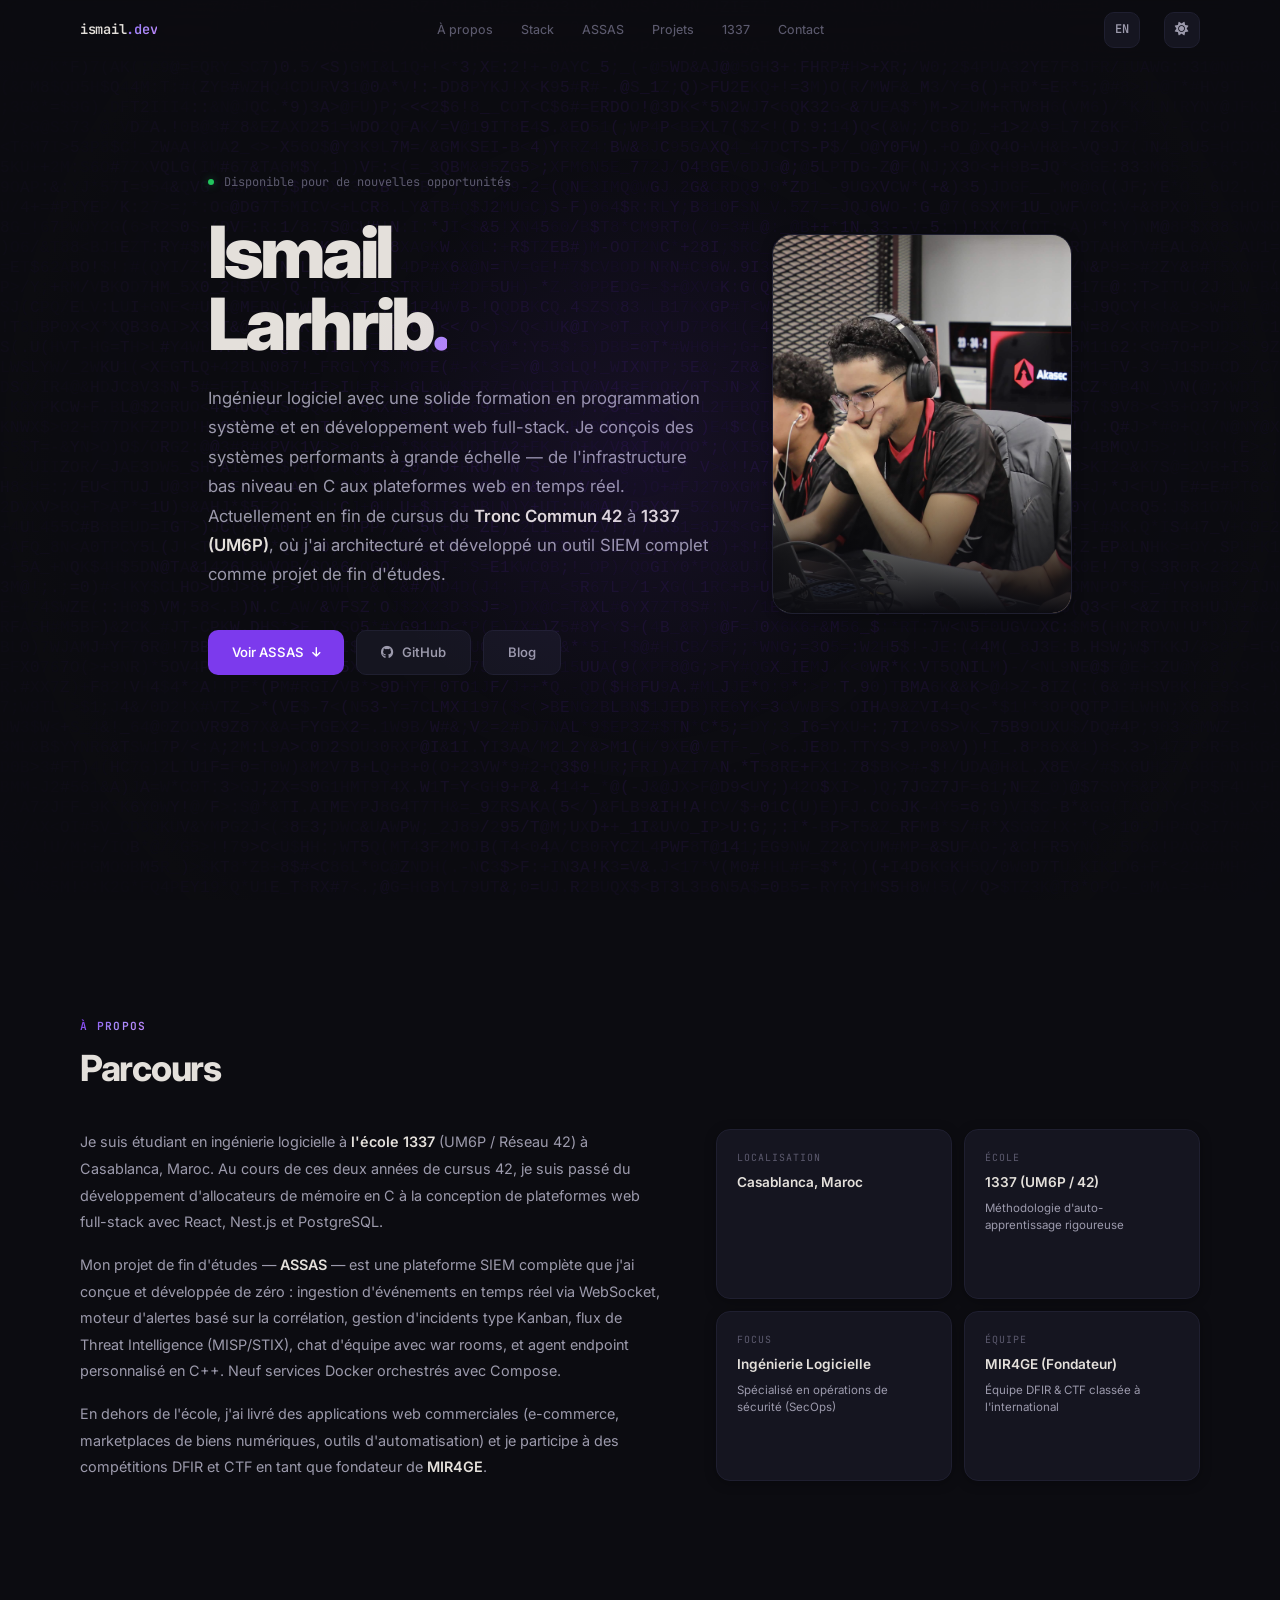
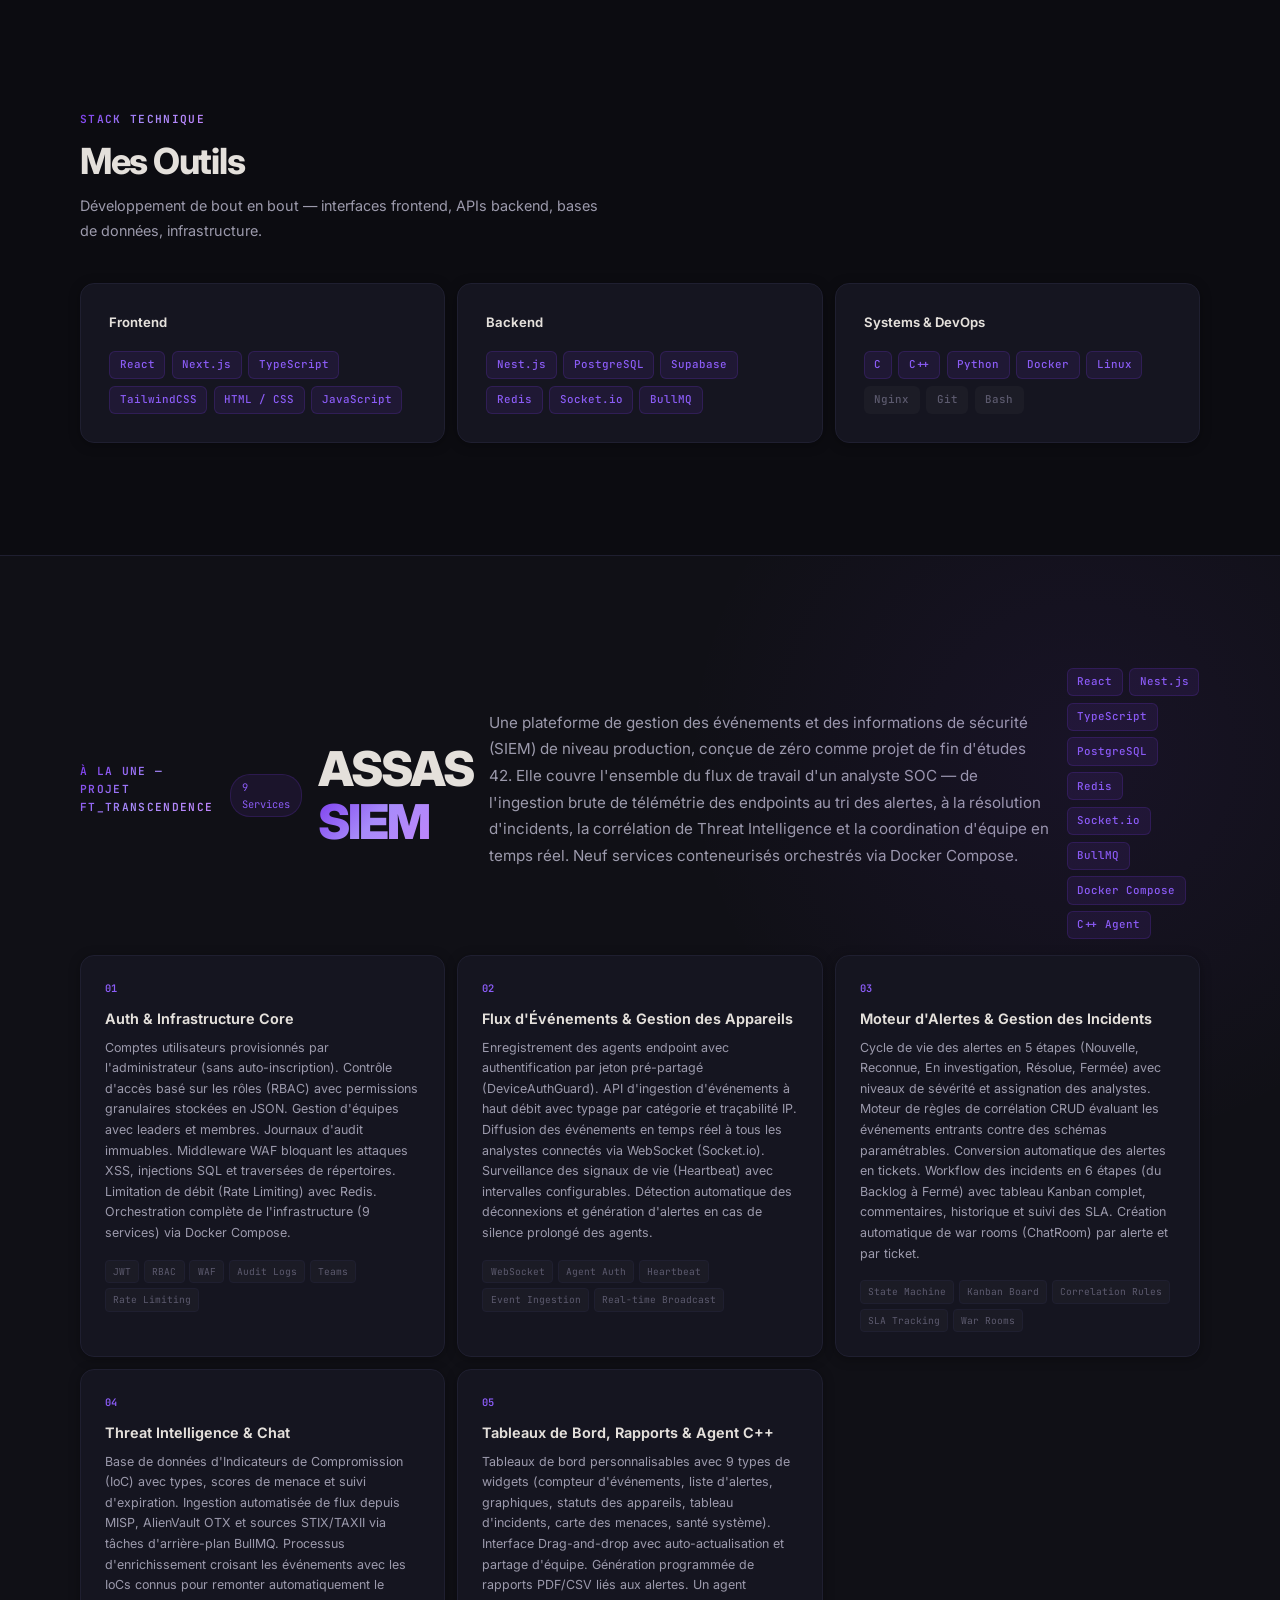
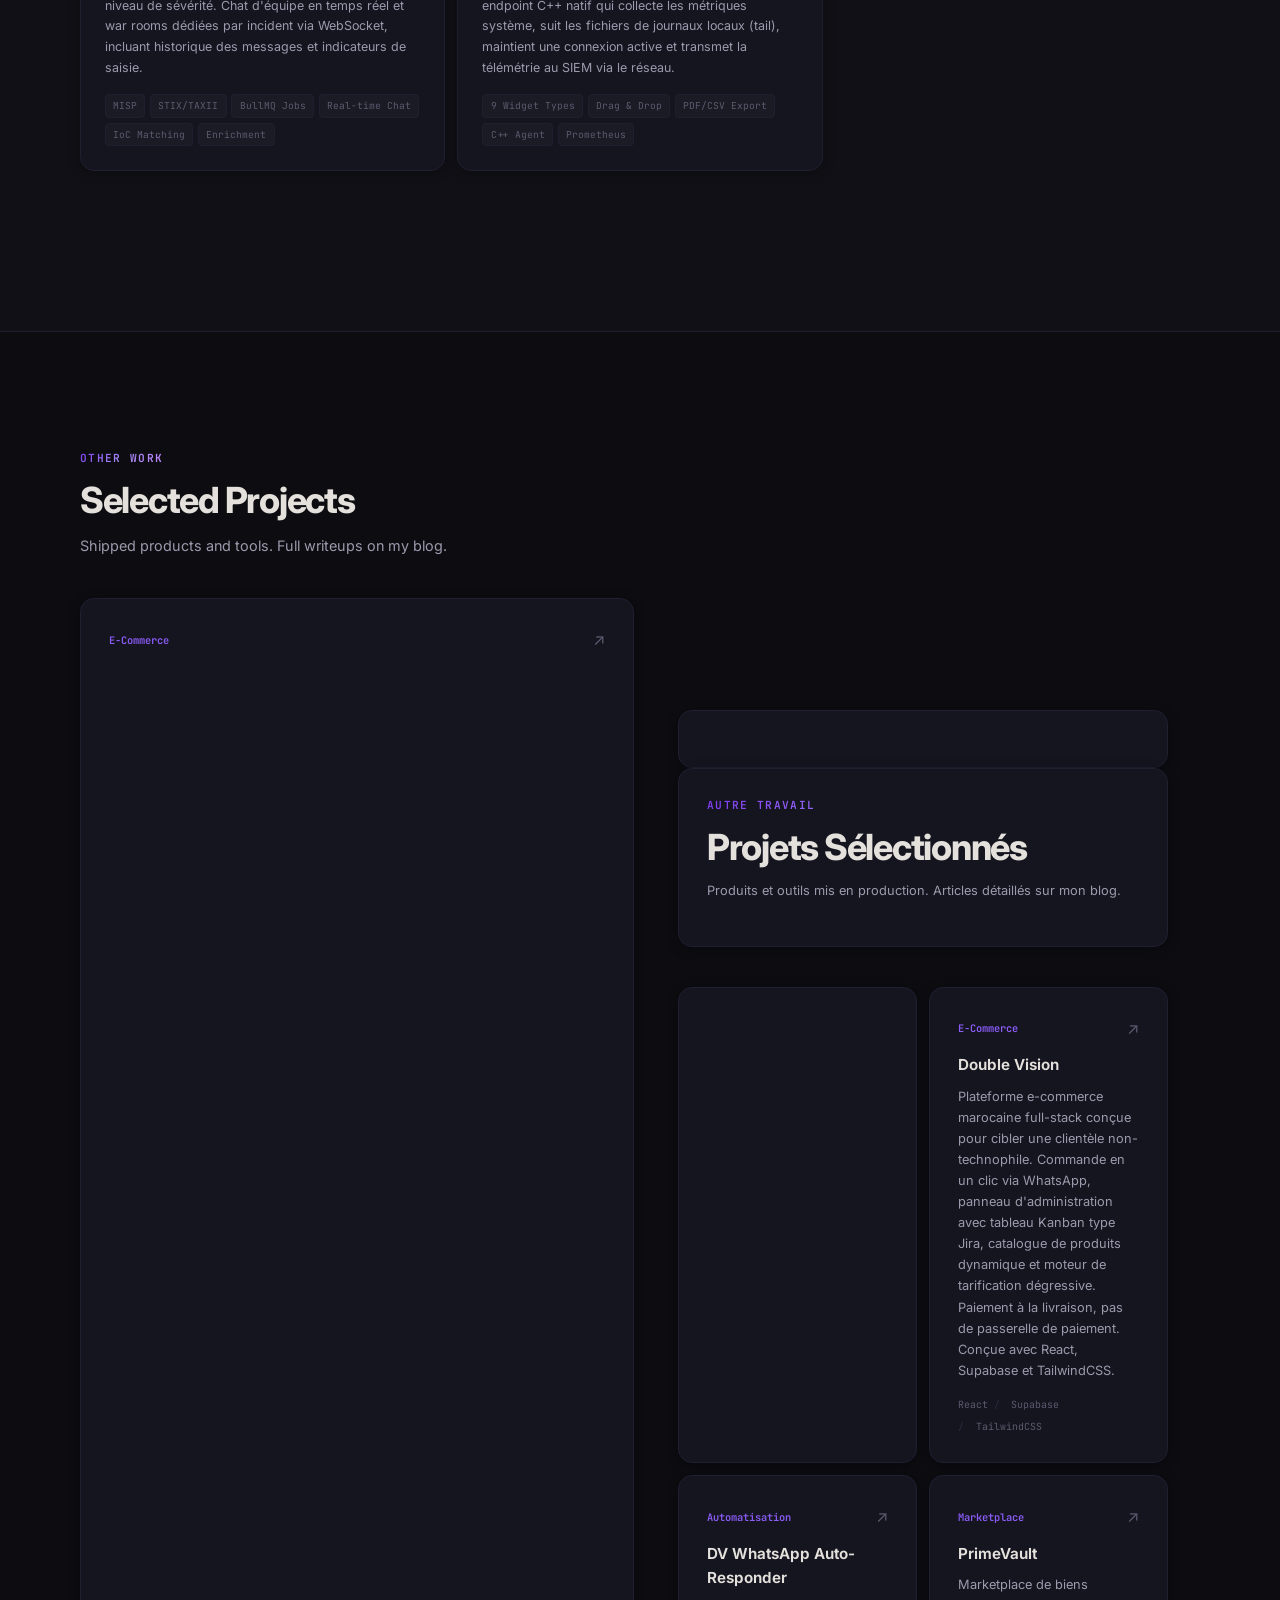
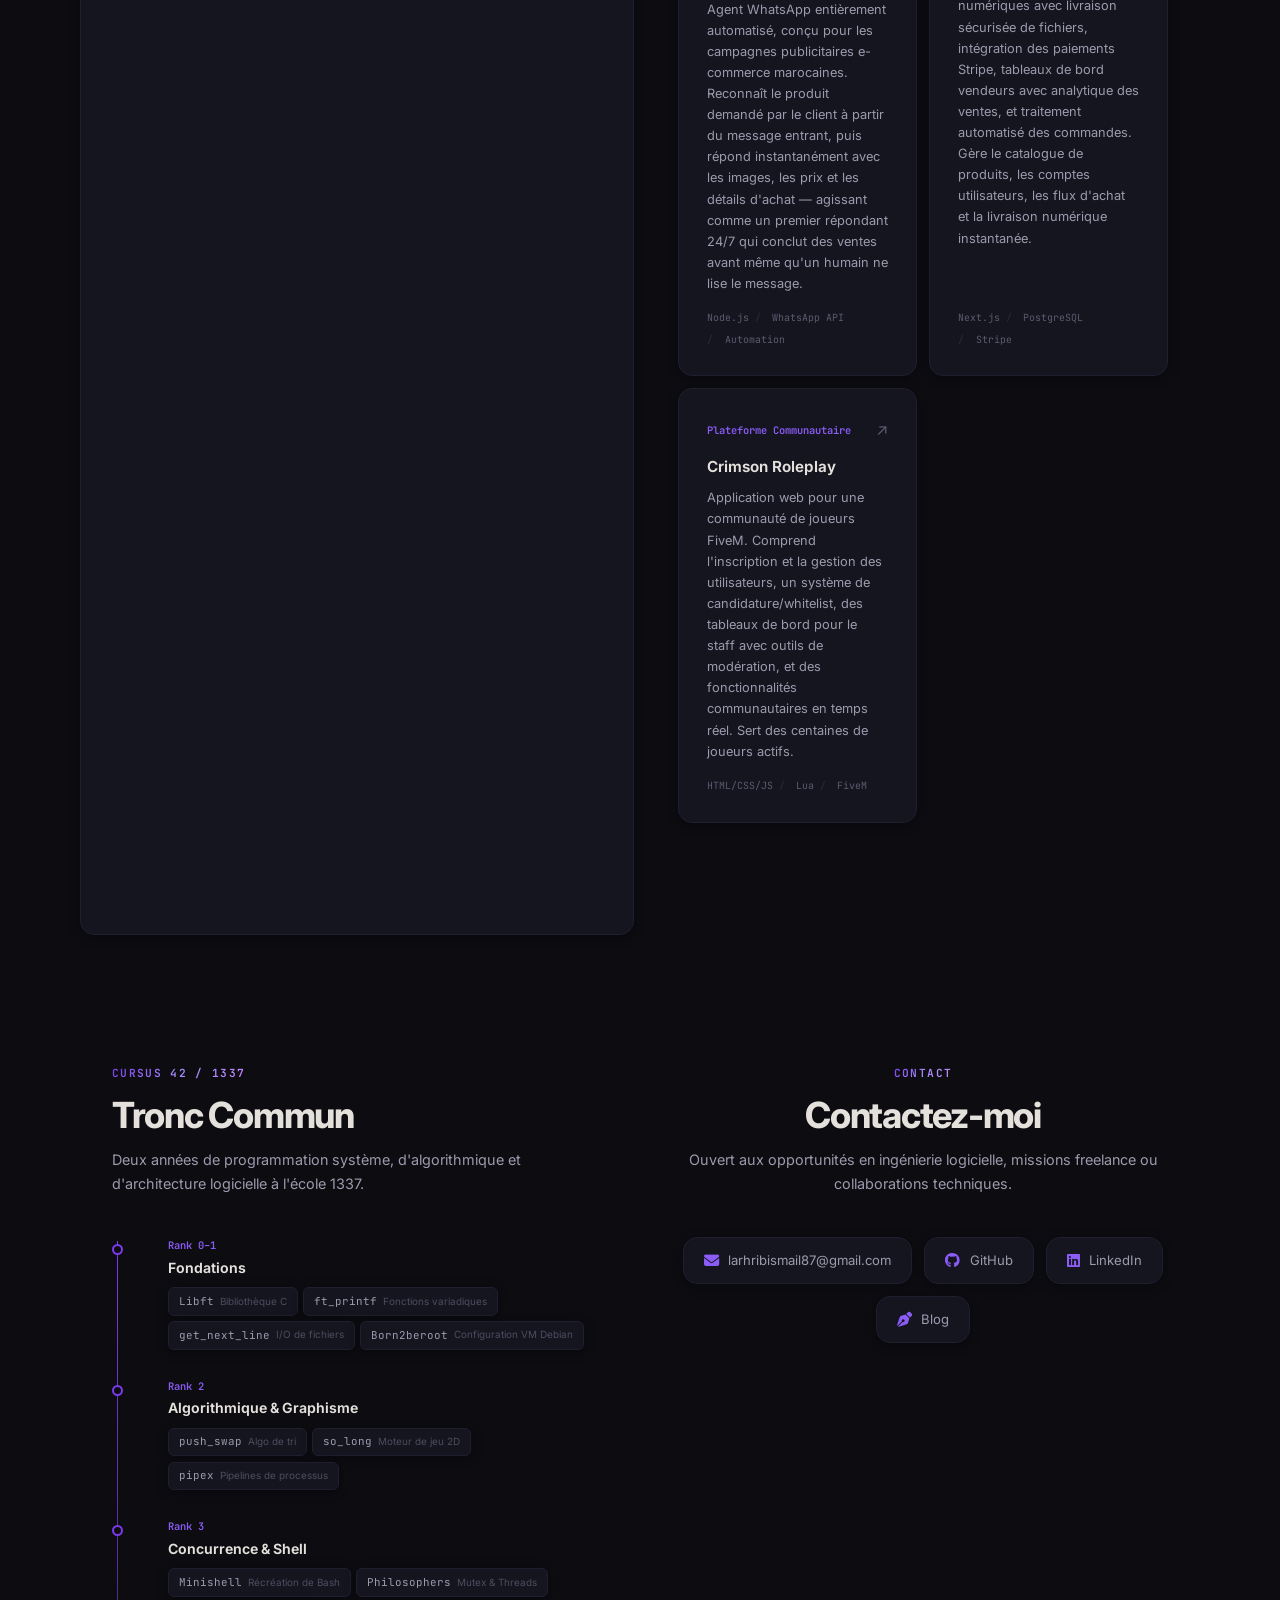
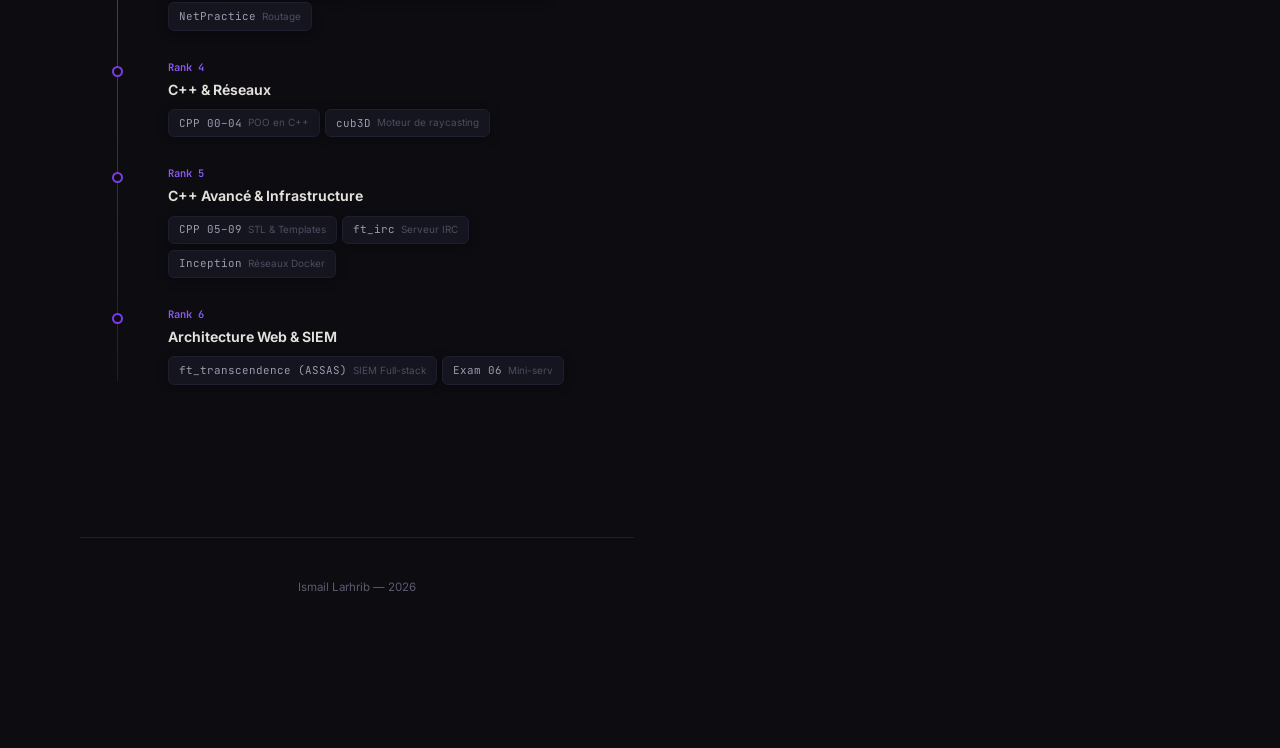
<file: fr.html>
<!DOCTYPE html>
<html lang="fr" data-theme="dark">
<head>
    <meta charset="UTF-8">
    <meta name="viewport" content="width=device-width, initial-scale=1.0">
    <title>Ismail Larhrib — Ingénieur Logiciel</title>
    <meta name="description" content="Ismail Larhrib — Ingénieur Logiciel. React, Next.js, Nest.js, TypeScript, PostgreSQL. Concepteur d'ASSAS, une plateforme SIEM de niveau production. 1337 (UM6P / Réseau 42).">
    <meta name="author" content="Ismail Larhrib">
    <meta name="robots" content="index, follow">

    <meta property="og:type" content="website">
    <meta property="og:title" content="Ismail Larhrib — Ingénieur Logiciel">
    <meta property="og:description" content="Ingénieur logiciel concevant des plateformes web de niveau production. React, Nest.js, TypeScript, PostgreSQL.">
    <meta property="og:image" content="me.jpg">

    <link rel="preconnect" href="https://fonts.googleapis.com">
    <link rel="preconnect" href="https://fonts.gstatic.com" crossorigin>
    <link href="https://fonts.googleapis.com/css2?family=Inter:wght@300;400;450;500;550;600;650;700;750;800;850&family=JetBrains+Mono:wght@400;500;600&display=swap" rel="stylesheet">
    <link rel="stylesheet" href="https://cdnjs.cloudflare.com/ajax/libs/font-awesome/6.4.0/css/all.min.css" crossorigin="anonymous" referrerpolicy="no-referrer">
    <link rel="stylesheet" href="style.css">
</head>
<body>

    <!-- Glitch background -->
    <div id="glitch-bg">
        <canvas id="glitch-canvas"></canvas>
        <div class="glitch-vignette"></div>
    </div>

    <nav id="navbar">
        <div class="nav-inner">
            <a href="#hero" class="nav-logo">ismail<span>.dev</span></a>
            <div class="nav-links" id="nav-links">
                <a href="#about">À propos</a>
                <a href="#stack">Stack</a>
                <a href="#assas">ASSAS</a>
                <a href="#projects">Projets</a>
                <a href="#journey">1337</a>
                <a href="#contact">Contact</a>
            </div>
            <div class="nav-right">
                <a href="index.html" class="lang-toggle" aria-label="Switch to English">EN</a>
                <button class="theme-toggle" id="theme-toggle" aria-label="Basculer le thème">
                    <i class="fas fa-sun"></i>
                </button>
                <button class="nav-toggle" id="nav-toggle" aria-label="Menu">
                    <span></span><span></span><span></span>
                </button>
            </div>
        </div>
    </nav>

    <!-- ========== HERO ========== -->
    <section id="hero" class="hero">
        <div class="container">
            <div class="hero-grid">
                <div>
                    <div class="hero-overline">
                        <span class="dot"></span>
                        Disponible pour de nouvelles opportunités
                    </div>
                    <h1>Ismail<br>Larhrib<span class="gradient">.</span></h1>
                    <p class="hero-desc">
                        Ingénieur logiciel avec une solide formation en programmation système et en développement web full-stack.
                        Je conçois des systèmes performants à grande échelle — de l'infrastructure bas niveau en C aux plateformes web en temps réel.
                        Actuellement en fin de cursus du <strong>Tronc Commun 42</strong> à <strong>1337 (UM6P)</strong>,
                        où j'ai architecturé et développé un outil SIEM complet comme projet de fin d'études.
                    </p>
                    <div class="hero-actions">
                        <a href="#assas" class="btn btn-accent">
                            Voir ASSAS
                            <i class="fas fa-arrow-down" style="font-size:0.7rem;"></i>
                        </a>
                        <a href="https://github.com/NotSphyynxx" target="_blank" class="btn btn-ghost">
                            <i class="fab fa-github"></i> GitHub
                        </a>
                        <a href="https://sphynx-blogs.vercel.app" target="_blank" class="btn btn-ghost">
                            Blog
                        </a>
                    </div>
                </div>
                <div class="hero-photo">
                    <img src="me.jpg" alt="Ismail Larhrib">
                </div>
            </div>
        </div>
    </section>

    <!-- ========== ABOUT ========== -->
    <section id="about">
        <div class="container">
            <span class="label">À propos</span>
            <h2 class="title">Parcours</h2>
            <div class="about-grid reveal">
                <div class="about-text">
                    <p>
                        Je suis étudiant en ingénierie logicielle à <strong>l'école 1337</strong> (UM6P / Réseau 42)
                        à Casablanca, Maroc. Au cours de ces deux années de cursus 42, je suis passé du développement d'allocateurs de mémoire
                        en C à la conception de plateformes web full-stack avec React, Nest.js et PostgreSQL.
                    </p>
                    <p>
                        Mon projet de fin d'études — <strong>ASSAS</strong> — est une plateforme SIEM complète que j'ai conçue et développée de zéro : ingestion d'événements en temps réel via WebSocket, moteur d'alertes basé sur la corrélation, gestion d'incidents type Kanban, flux de Threat Intelligence (MISP/STIX), chat d'équipe avec war rooms, et agent endpoint personnalisé en C++. Neuf services Docker orchestrés avec Compose.
                    </p>
                    <p>
                        En dehors de l'école, j'ai livré des applications web commerciales (e-commerce, marketplaces de biens numériques, outils d'automatisation) et je participe à des compétitions DFIR et CTF en tant que fondateur de <strong>MIR4GE</strong>.
                    </p>
                </div>
                <div class="about-cards">
                    <div class="about-card">
                        <div class="about-card-label">Localisation</div>
                        <div class="about-card-val">Casablanca, Maroc</div>
                    </div>
                    <a href="https://1337.ma" target="_blank" class="about-card">
                        <div class="about-card-label">École</div>
                        <div class="about-card-val">1337 (UM6P / 42)</div>
                        <div class="about-card-desc">Méthodologie d'auto-apprentissage rigoureuse</div>
                    </a>
                    <div class="about-card">
                        <div class="about-card-label">Focus</div>
                        <div class="about-card-val">Ingénierie Logicielle</div>
                        <div class="about-card-desc">Spécialisé en opérations de sécurité (SecOps)</div>
                    </div>
                    <a href="mirage.html" class="about-card">
                        <div class="about-card-label">Équipe</div>
                        <div class="about-card-val">MIR4GE (Fondateur)</div>
                        <div class="about-card-desc">Équipe DFIR & CTF classée à l'international</div>
                    </a>
                </div>
            </div>
        </div>
    </section>

    <!-- ========== STACK ========== -->
    <section id="stack">
        <div class="container">
            <span class="label">Stack Technique</span>
            <h2 class="title">Mes Outils</h2>
            <p class="desc">Développement de bout en bout — interfaces frontend, APIs backend, bases de données, infrastructure.</p>

            <div class="stack-row">
                <div class="stack-block reveal">
                    <h3>Frontend</h3>
                    <div class="tags">
                        <span class="tag">React</span>
                        <span class="tag">Next.js</span>
                        <span class="tag">TypeScript</span>
                        <span class="tag">TailwindCSS</span>
                        <span class="tag">HTML / CSS</span>
                        <span class="tag">JavaScript</span>
                    </div>
                </div>
                <div class="stack-block reveal reveal-delay-1">
                    <h3>Backend</h3>
                    <div class="tags">
                        <span class="tag">Nest.js</span>
                        <span class="tag">PostgreSQL</span>
                        <span class="tag">Supabase</span>
                        <span class="tag">Redis</span>
                        <span class="tag">Socket.io</span>
                        <span class="tag">BullMQ</span>
                    </div>
                </div>
                <div class="stack-block reveal reveal-delay-2">
                    <h3>Systems & DevOps</h3>
                    <div class="tags">
                        <span class="tag">C</span>
                        <span class="tag">C++</span>
                        <span class="tag">Python</span>
                        <span class="tag">Docker</span>
                        <span class="tag">Linux</span>
                        <span class="tag muted">Nginx</span>
                        <span class="tag muted">Git</span>
                        <span class="tag muted">Bash</span>
                    </div>
                </div>
            </div>
        </div>
    </section>

    <!-- ========== ASSAS SIEM ========== -->
    <section id="assas" class="featured">
        <div class="container">
            <div class="featured-head reveal">
                <div class="featured-top">
                <div class="featured-top">
                    <span class="label">À la une — Projet ft_transcendence</span>
                    <span class="featured-badge">9 Services</span>
                </div>
                <h2>ASSAS <span class="gradient">SIEM</span></h2>
                <p class="featured-desc">
                    Une plateforme de gestion des événements et des informations de sécurité (SIEM) de niveau production, conçue de zéro comme projet de fin d'études 42. Elle couvre l'ensemble du flux de travail d'un analyste SOC — de l'ingestion brute de télémétrie des endpoints au tri des alertes, à la résolution d'incidents, la corrélation de Threat Intelligence et la coordination d'équipe en temps réel. Neuf services conteneurisés orchestrés via Docker Compose.
                </p>
                <div class="featured-tags">
                    <span class="tag">React</span>
                    <span class="tag">Nest.js</span>
                    <span class="tag">TypeScript</span>
                    <span class="tag">PostgreSQL</span>
                    <span class="tag">Redis</span>
                    <span class="tag">Socket.io</span>
                    <span class="tag">BullMQ</span>
                    <span class="tag">Docker Compose</span>
                    <span class="tag">C++ Agent</span>
                </div>
            </div>

            <div class="modules">
                <div class="mod reveal">
                    <div class="mod-num">01</div>
                    <h4>Auth & Infrastructure Core</h4>
                    <p class="mod-desc">
                        Comptes utilisateurs provisionnés par l'administrateur (sans auto-inscription). Contrôle d'accès basé sur les rôles (RBAC) avec permissions granulaires stockées en JSON. Gestion d'équipes avec leaders et membres. Journaux d'audit immuables. Middleware WAF bloquant les attaques XSS, injections SQL et traversées de répertoires. Limitation de débit (Rate Limiting) avec Redis. Orchestration complète de l'infrastructure (9 services) via Docker Compose.
                    </p>
                    <div class="mod-chips">
                        <span class="mod-chip">JWT</span>
                        <span class="mod-chip">RBAC</span>
                        <span class="mod-chip">WAF</span>
                        <span class="mod-chip">Audit Logs</span>
                        <span class="mod-chip">Teams</span>
                        <span class="mod-chip">Rate Limiting</span>
                    </div>
                </div>

                <div class="mod reveal reveal-delay-1">
                    <div class="mod-num">02</div>
                    <h4>Flux d'Événements & Gestion des Appareils</h4>
                    <p class="mod-desc">
                        Enregistrement des agents endpoint avec authentification par jeton pré-partagé (DeviceAuthGuard). API d'ingestion d'événements à haut débit avec typage par catégorie et traçabilité IP. Diffusion des événements en temps réel à tous les analystes connectés via WebSocket (Socket.io). Surveillance des signaux de vie (Heartbeat) avec intervalles configurables. Détection automatique des déconnexions et génération d'alertes en cas de silence prolongé des agents.
                    </p>
                    <div class="mod-chips">
                        <span class="mod-chip">WebSocket</span>
                        <span class="mod-chip">Agent Auth</span>
                        <span class="mod-chip">Heartbeat</span>
                        <span class="mod-chip">Event Ingestion</span>
                        <span class="mod-chip">Real-time Broadcast</span>
                    </div>
                </div>

                <div class="mod reveal reveal-delay-2">
                    <div class="mod-num">03</div>
                    <h4>Moteur d'Alertes & Gestion des Incidents</h4>
                    <p class="mod-desc">
                        Cycle de vie des alertes en 5 étapes (Nouvelle, Reconnue, En investigation, Résolue, Fermée) avec niveaux de sévérité et assignation des analystes. Moteur de règles de corrélation CRUD évaluant les événements entrants contre des schémas paramétrables. Conversion automatique des alertes en tickets. Workflow des incidents en 6 étapes (du Backlog à Fermé) avec tableau Kanban complet, commentaires, historique et suivi des SLA. Création automatique de war rooms (ChatRoom) par alerte et par ticket.
                    </p>
                    <div class="mod-chips">
                        <span class="mod-chip">State Machine</span>
                        <span class="mod-chip">Kanban Board</span>
                        <span class="mod-chip">Correlation Rules</span>
                        <span class="mod-chip">SLA Tracking</span>
                        <span class="mod-chip">War Rooms</span>
                    </div>
                </div>

                <div class="mod reveal">
                    <div class="mod-num">04</div>
                    <h4>Threat Intelligence & Chat</h4>
                    <p class="mod-desc">
                        Base de données d'Indicateurs de Compromission (IoC) avec types, scores de menace et suivi d'expiration. Ingestion automatisée de flux depuis MISP, AlienVault OTX et sources STIX/TAXII via tâches d'arrière-plan BullMQ. Processus d'enrichissement croisant les événements avec les IoCs connus pour remonter automatiquement le niveau de sévérité. Chat d'équipe en temps réel et war rooms dédiées par incident via WebSocket, incluant historique des messages et indicateurs de saisie.
                    </p>
                    <div class="mod-chips">
                        <span class="mod-chip">MISP</span>
                        <span class="mod-chip">STIX/TAXII</span>
                        <span class="mod-chip">BullMQ Jobs</span>
                        <span class="mod-chip">Real-time Chat</span>
                        <span class="mod-chip">IoC Matching</span>
                        <span class="mod-chip">Enrichment</span>
                    </div>
                </div>

                <div class="mod reveal reveal-delay-1">
                    <div class="mod-num">05</div>
                    <h4>Tableaux de Bord, Rapports & Agent C++</h4>
                    <p class="mod-desc">
                        Tableaux de bord personnalisables avec 9 types de widgets (compteur d'événements, liste d'alertes, graphiques, statuts des appareils, tableau d'incidents, carte des menaces, santé système). Interface Drag-and-drop avec auto-actualisation et partage d'équipe. Génération programmée de rapports PDF/CSV liés aux alertes. Un agent endpoint C++ natif qui collecte les métriques système, suit les fichiers de journaux locaux (tail), maintient une connexion active et transmet la télémétrie au SIEM via le réseau.
                    </p>
                    <div class="mod-chips">
                        <span class="mod-chip">9 Widget Types</span>
                        <span class="mod-chip">Drag & Drop</span>
                        <span class="mod-chip">PDF/CSV Export</span>
                        <span class="mod-chip">C++ Agent</span>
                        <span class="mod-chip">Prometheus</span>
                    </div>
                </div>
            </div>
        </div>
    </section>

    <!-- ========== OTHER PROJECTS ========== -->
    <section id="projects">
        <div class="container">
            <span class="label">Other Work</span>
            <h2 class="title">Selected Projects</h2>
            <p class="desc">Shipped products and tools. Full writeups on my blog.</p>

            <div class="proj-grid">
                <a href="https://sphynx-blogs.vercel.app/posts/double-vision-ecommerce/" target="_blank" class="proj reveal">
                    <div class="proj-top">
                        <span class="proj-type">E-Commerce</span>
                        <span class="proj-arrow">&#8599;</span>
                    </div>
    <!-- ========== OTHER PROJECTS ========== -->
    <section id="projects">
        <div class="container">
            <span class="label">Autre Travail</span>
            <h2 class="title">Projets Sélectionnés</h2>
            <p class="desc">Produits et outils mis en production. Articles détaillés sur mon blog.</p>

            <div class="proj-grid">
                <a href="https://sphynx-blogs.vercel.app/posts/double-vision-ecommerce/" target="_blank" class="proj reveal">
                    <div class="proj-top">
                        <span class="proj-type">E-Commerce</span>
                        <span class="proj-arrow">&#8599;</span>
                    </div>
                    <h3>Double Vision</h3>
                    <p>
                        Plateforme e-commerce marocaine full-stack conçue pour cibler une clientèle non-technophile. Commande en un clic via WhatsApp, panneau d'administration avec tableau Kanban type Jira, catalogue de produits dynamique et moteur de tarification dégressive. Paiement à la livraison, pas de passerelle de paiement. Conçue avec React, Supabase et TailwindCSS.
                    </p>
                    <div class="proj-stack">
                        <span>React</span>
                        <span>Supabase</span>
                        <span>TailwindCSS</span>
                    </div>
                </a>

                <a href="https://sphynx-blogs.vercel.app/posts/doublevision-whatsapp-autoresponder/" target="_blank" class="proj reveal reveal-delay-1">
                    <div class="proj-top">
                        <span class="proj-type">Automatisation</span>
                        <span class="proj-arrow">&#8599;</span>
                    </div>
                    <h3>DV WhatsApp Auto-Responder</h3>
                    <p>
                        Agent WhatsApp entièrement automatisé, conçu pour les campagnes publicitaires e-commerce marocaines. Reconnaît le produit demandé par le client à partir du message entrant, puis répond instantanément avec les images, les prix et les détails d'achat — agissant comme un premier répondant 24/7 qui conclut des ventes avant même qu'un humain ne lise le message.
                    </p>
                    <div class="proj-stack">
                        <span>Node.js</span>
                        <span>WhatsApp API</span>
                        <span>Automation</span>
                    </div>
                </a>

                <a href="https://sphynx-blogs.vercel.app/posts/primevault-digital-marketplace/" target="_blank" class="proj reveal">
                    <div class="proj-top">
                        <span class="proj-type">Marketplace</span>
                        <span class="proj-arrow">&#8599;</span>
                    </div>
                    <h3>PrimeVault</h3>
                    <p>
                        Marketplace de biens numériques avec livraison sécurisée de fichiers, intégration des paiements Stripe, tableaux de bord vendeurs avec analytique des ventes, et traitement automatisé des commandes. Gère le catalogue de produits, les comptes utilisateurs, les flux d'achat et la livraison numérique instantanée.
                    </p>
                    <div class="proj-stack">
                        <span>Next.js</span>
                        <span>PostgreSQL</span>
                        <span>Stripe</span>
                    </div>
                </a>

                <a href="https://sphynx-blogs.vercel.app/posts/crimson-roleplay-webapp/" target="_blank" class="proj reveal reveal-delay-1">
                    <div class="proj-top">
                        <span class="proj-type">Plateforme Communautaire</span>
                        <span class="proj-arrow">&#8599;</span>
                    </div>
                    <h3>Crimson Roleplay</h3>
                    <p>
                        Application web pour une communauté de joueurs FiveM. Comprend l'inscription et la gestion des utilisateurs, un système de candidature/whitelist, des tableaux de bord pour le staff avec outils de modération, et des fonctionnalités communautaires en temps réel. Sert des centaines de joueurs actifs.
                    </p>
                    <div class="proj-stack">
                        <span>HTML/CSS/JS</span>
                        <span>Lua</span>
                        <span>FiveM</span>
                    </div>
                </a>
            </div>
        </div>
    </section>

    <!-- ========== 1337 JOURNEY ========== -->
    <section id="journey">
        <div class="container">
            <span class="label">Cursus 42 / 1337</span>
            <h2 class="title">Tronc Commun</h2>
            <p class="desc">Deux années de programmation système, d'algorithmique et d'architecture logicielle à l'école 1337.</p>

            <div class="timeline reveal">
                <div class="rank">
                    <div class="rank-num">Rank 0–1</div>
                    <div class="rank-name">Fondations</div>
                    <div class="rank-items">
                        <span class="rank-pill">Libft <span class="rank-sub">Bibliothèque C</span></span>
                        <span class="rank-pill">ft_printf <span class="rank-sub">Fonctions variadiques</span></span>
                        <span class="rank-pill">get_next_line <span class="rank-sub">I/O de fichiers</span></span>
                        <span class="rank-pill">Born2beroot <span class="rank-sub">Configuration VM Debian</span></span>
                    </div>
                </div>

                <div class="rank">
                    <div class="rank-num">Rank 2</div>
                    <div class="rank-name">Algorithmique & Graphisme</div>
                    <div class="rank-items">
                        <span class="rank-pill">push_swap <span class="rank-sub">Algo de tri</span></span>
                        <span class="rank-pill">so_long <span class="rank-sub">Moteur de jeu 2D</span></span>
                        <span class="rank-pill">pipex <span class="rank-sub">Pipelines de processus</span></span>
                    </div>
                </div>

                <div class="rank">
                    <div class="rank-num">Rank 3</div>
                    <div class="rank-name">Concurrence & Shell</div>
                    <div class="rank-items">
                        <span class="rank-pill">Minishell <span class="rank-sub">Récréation de Bash</span></span>
                        <span class="rank-pill">Philosophers <span class="rank-sub">Mutex & Threads</span></span>
                        <span class="rank-pill">NetPractice <span class="rank-sub">Routage</span></span>
                    </div>
                </div>

                <div class="rank">
                    <div class="rank-num">Rank 4</div>
                    <div class="rank-name">C++ & Réseaux</div>
                    <div class="rank-items">
                        <span class="rank-pill">CPP 00–04 <span class="rank-sub">POO en C++</span></span>
                        <span class="rank-pill">cub3D <span class="rank-sub">Moteur de raycasting</span></span>
                    </div>
                </div>

                <div class="rank">
                    <div class="rank-num">Rank 5</div>
                    <div class="rank-name">C++ Avancé & Infrastructure</div>
                    <div class="rank-items">
                        <span class="rank-pill">CPP 05–09 <span class="rank-sub">STL & Templates</span></span>
                        <span class="rank-pill">ft_irc <span class="rank-sub">Serveur IRC</span></span>
                        <span class="rank-pill">Inception <span class="rank-sub">Réseaux Docker</span></span>
                    </div>
                </div>

                <div class="rank">
                    <div class="rank-num">Rank 6</div>
                    <div class="rank-name">Architecture Web & SIEM</div>
                    <div class="rank-items">
                        <span class="rank-pill">ft_transcendence (ASSAS) <span class="rank-sub">SIEM Full-stack</span></span>
                        <span class="rank-pill">Exam 06 <span class="rank-sub">Mini-serv</span></span>
                    </div>
                </div>
            </div>
        </div>
    </section>

    <!-- ========== CONTACT ========== -->
    <section id="contact">
        <div class="container contact-wrap">
            <span class="label">Contact</span>
            <h2 class="title">Contactez-moi</h2>
            <p class="desc">Ouvert aux opportunités en ingénierie logicielle, missions freelance ou collaborations techniques.</p>
            <div class="contact-row reveal">
                <a href="mailto:larhribismail87@gmail.com" class="contact-item">
                    <i class="fas fa-envelope"></i> larhribismail87@gmail.com
                </a>
                <a href="https://github.com/NotSphyynxx" target="_blank" class="contact-item">
                    <i class="fab fa-github"></i> GitHub
                </a>
                <a href="https://www.linkedin.com/in/ismail-larhrib-b5291932a" target="_blank" class="contact-item">
                    <i class="fab fa-linkedin"></i> LinkedIn
                </a>
                <a href="https://sphynx-blogs.vercel.app" target="_blank" class="contact-item">
                    <i class="fas fa-pen-nib"></i> Blog
                </a>
            </div>
        </div>
    </section>

    <footer>
        <p>Ismail Larhrib — 2026</p>
    </footer>

    <script src="script.js"></script>
</body>
</html>
</file>
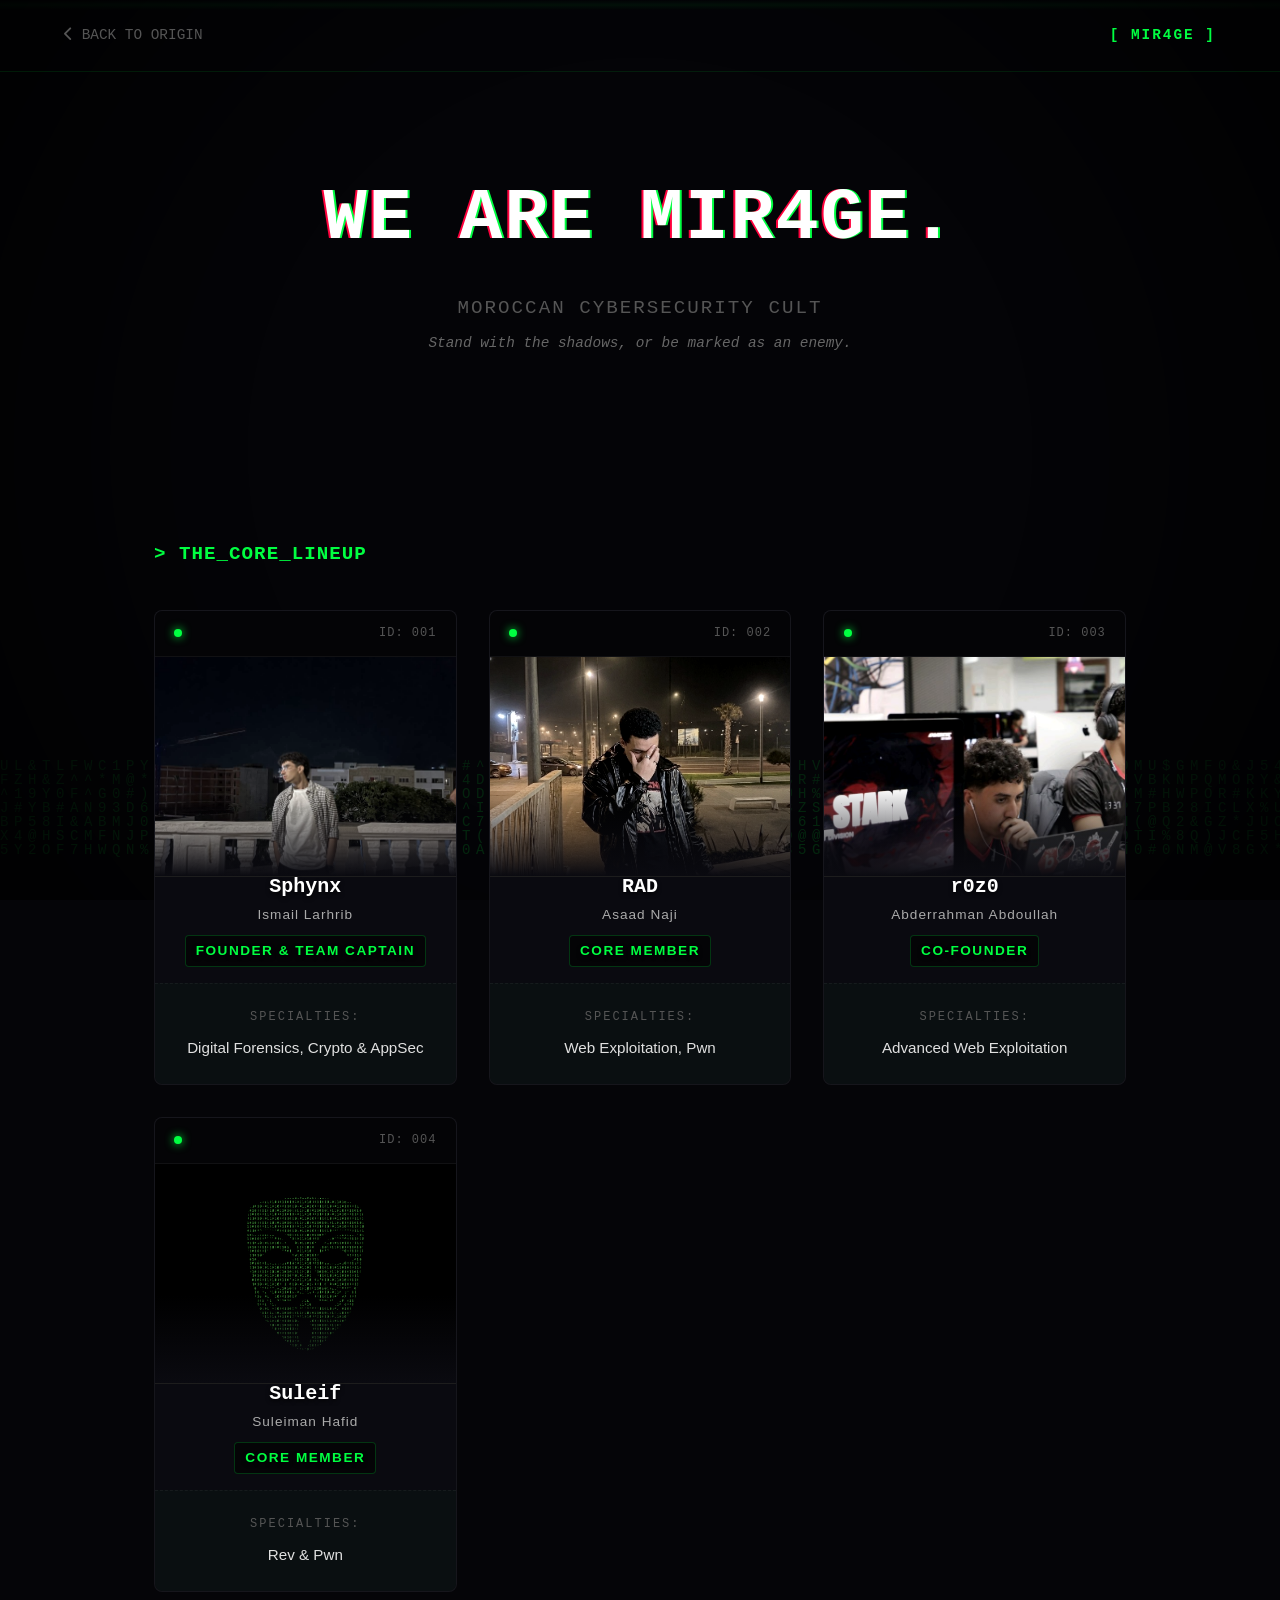
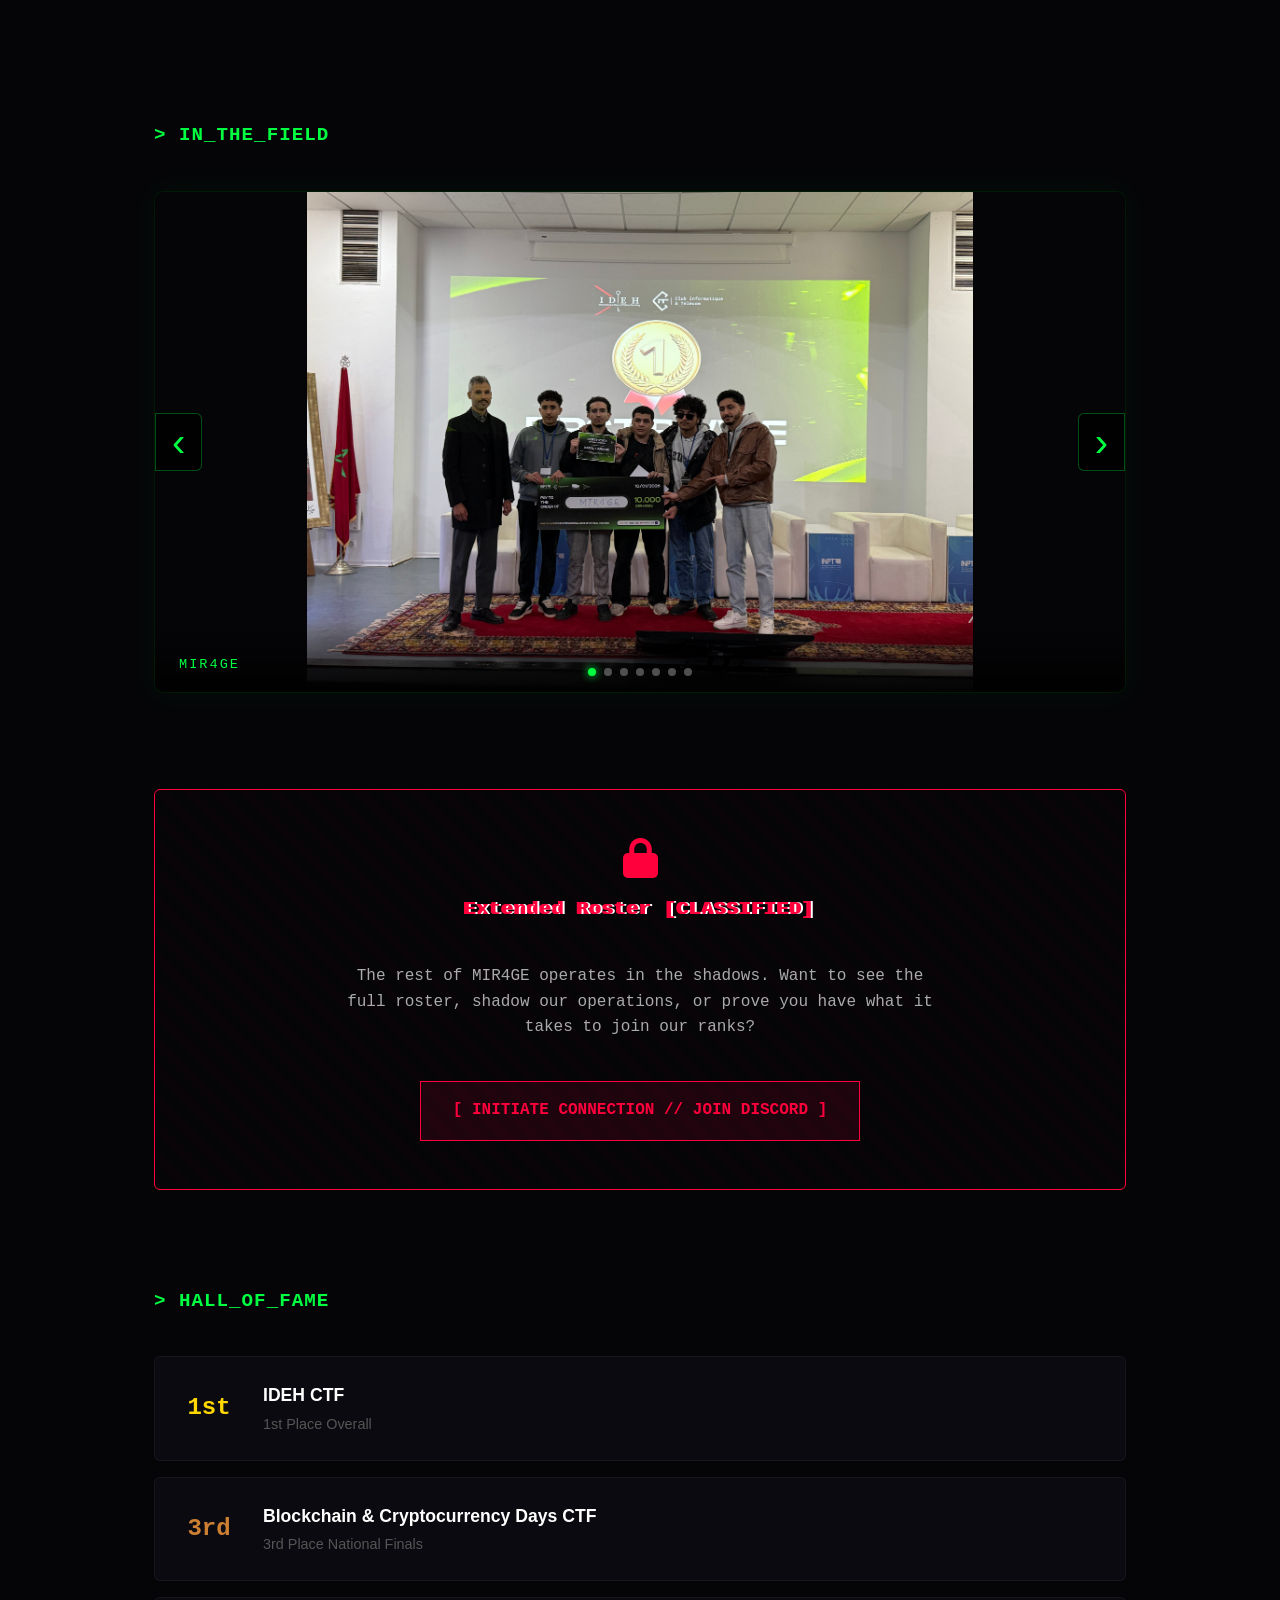
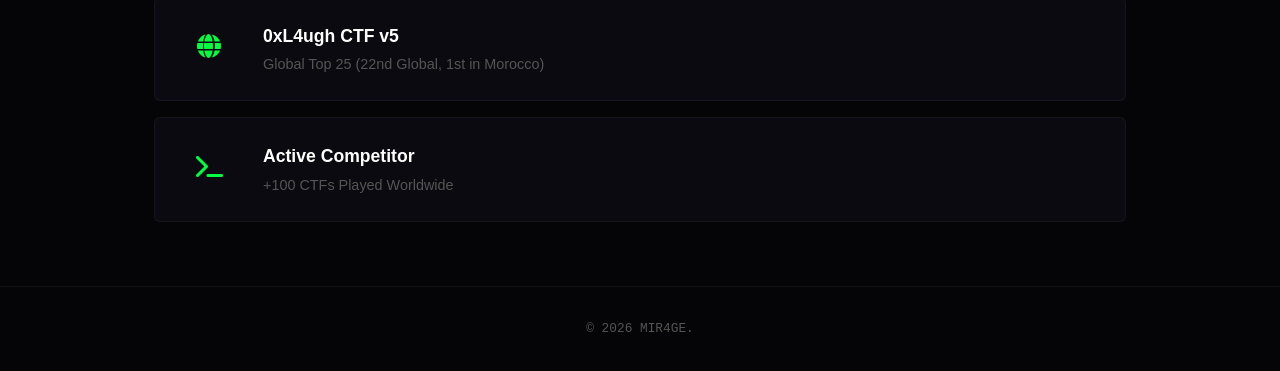
<file: mirage.html>
<!DOCTYPE html>
<html lang="en">
<head>
    <meta charset="UTF-8">
    <meta name="viewport" content="width=device-width, initial-scale=1.0">
    <title>MIR4GE | Moroccan CyberSecurity Cult</title>
    <meta name="description" content="MIR4GE — Moroccan CyberSecurity Cult. Stand with the shadows, or be marked as an enemy.">
    <meta name="robots" content="index, follow">

    <!-- Security Headers -->
    <meta http-equiv="X-Content-Type-Options" content="nosniff">
    <meta http-equiv="X-Frame-Options" content="DENY">
    <meta name="referrer" content="strict-origin-when-cross-origin">
    <meta http-equiv="Content-Security-Policy" content="
        default-src 'self';
        script-src 'self' 'unsafe-inline';
        style-src 'self' 'unsafe-inline' https://fonts.googleapis.com https://cdnjs.cloudflare.com;
        font-src 'self' https://fonts.gstatic.com https://cdnjs.cloudflare.com;
        img-src 'self' data:;
        connect-src 'self';
        frame-src 'none';
        object-src 'none';
        base-uri 'self';
        form-action 'none';
    ">
    <meta http-equiv="Permissions-Policy" content="camera=(), microphone=(), geolocation=(), payment=()">

    <link href="https://fonts.googleapis.com/css2?family=JetBrains+Mono:wght@400;700;800&family=Inter:wght@400;600;800&display=swap" rel="stylesheet">
    <link rel="stylesheet" href="https://cdnjs.cloudflare.com/ajax/libs/font-awesome/6.4.0/css/all.min.css" integrity="sha512-iecdLmaskl0GPmkFJ7+0ydLjSMdO0bkEbAUCWHA30b1bQWncdS7eJ4E5uWZKFxsIk21voMfMcKnflcii4dQA==" crossorigin="anonymous" referrerpolicy="no-referrer">
    <link rel="stylesheet" href="mirage.css">
</head>
<body>
    <canvas id="matrix-canvas"></canvas>
    <div class="scanline"></div>
    <div class="vignette"></div>

    <nav class="m-nav">
        <a href="/" class="back-link"><i class="fas fa-chevron-left"></i> BACK TO ORIGIN</a>
        <div class="m-logo">[ MIR4GE ]</div>
    </nav>

    <main class="m-container">
        <!-- Hero Section -->
        <section class="m-hero">
            <h1 class="glitch" data-text="We are MIR4GE.">We are MIR4GE.</h1>
            <p class="m-subhead">Moroccan CyberSecurity Cult</p>
            <p class="m-subhead-sub">Stand with the shadows, or be marked as an enemy.</p>
        </section>

        <!-- Core Lineup -->
        <section class="m-section">
            <h2 class="m-section-title">> THE_CORE_LINEUP</h2>
            <div class="m-roster-grid">
                <!-- Player 1 -->
                <div class="m-id-card">
                    <div class="id-header">
                        <span class="id-status online"></span>
                        <span class="id-label">ID: 001</span>
                    </div>
                    <div class="id-body">
                        <div class="id-avatar"><img src="team_sphynx.jpg" alt="Sphynx"></div>
                        <div class="id-info">
                            <h3 class="id-name">Sphynx</h3>
                            <span class="id-real-name">Ismail Larhrib</span>
                            <div class="id-role">Founder & Team Captain</div>
                        </div>
                    </div>
                    <div class="id-footer">
                        <span class="id-spec-label">SPECIALTIES:</span>
                        <div class="id-specs">Digital Forensics, Crypto & AppSec</div>
                    </div>
                </div>

                <!-- Player 2 -->
                <div class="m-id-card">
                    <div class="id-header">
                        <span class="id-status online"></span>
                        <span class="id-label">ID: 002</span>
                    </div>
                    <div class="id-body">
                        <div class="id-avatar"><img src="team_rad.png" alt="RAD"></div>
                        <div class="id-info">
                            <h3 class="id-name">RAD</h3>
                            <span class="id-real-name">Asaad Naji</span>
                            <div class="id-role">Core Member</div>
                        </div>
                    </div>
                    <div class="id-footer">
                        <span class="id-spec-label">SPECIALTIES:</span>
                        <div class="id-specs">Web Exploitation, Pwn</div>
                    </div>
                </div>

                <!-- Player 3 -->
                <div class="m-id-card">
                    <div class="id-header">
                        <span class="id-status online"></span>
                        <span class="id-label">ID: 003</span>
                    </div>
                    <div class="id-body">
                        <div class="id-avatar"><img src="team_r0z0.jpg" alt="r0z0"></div>
                        <div class="id-info">
                            <h3 class="id-name">r0z0</h3>
                            <span class="id-real-name">Abderrahman Abdoullah</span>
                            <div class="id-role">Co-Founder</div>
                        </div>
                    </div>
                    <div class="id-footer">
                        <span class="id-spec-label">SPECIALTIES:</span>
                        <div class="id-specs">Advanced Web Exploitation</div>
                    </div>
                </div>

                <!-- Player 4 -->
                <div class="m-id-card">
                    <div class="id-header">
                        <span class="id-status online"></span>
                        <span class="id-label">ID: 004</span>
                    </div>
                    <div class="id-body">
                        <div class="id-avatar"><img src="team_suleif.png" alt="Suleif"></div>
                        <div class="id-info">
                            <h3 class="id-name">Suleif</h3>
                            <span class="id-real-name">Suleiman Hafid</span>
                            <div class="id-role">Core Member</div>
                        </div>
                    </div>
                    <div class="id-footer">
                        <span class="id-spec-label">SPECIALTIES:</span>
                        <div class="id-specs">Rev & Pwn</div>
                    </div>
                </div>


            </div>
        </section>

        <!-- Team Gallery -->
        <section class="m-section">
            <h2 class="m-section-title">> IN_THE_FIELD</h2>
            <div class="m-slideshow">
                <div class="slideshow-track" id="slideshowTrack">
                    <div class="slide"><img src="team_photo1.jpg" alt="MIR4GE competing"><div class="slide-caption">MIR4GE</div></div>
                    <div class="slide"><img src="team_photo2.jpg" alt="MIR4GE team"><div class="slide-caption">MIR4GE</div></div>
                    <div class="slide"><img src="team_photo3.png" alt="MIR4GE at INPT Labs"><div class="slide-caption">INPT Labs</div></div>
                    <div class="slide"><img src="me.jpg" alt="Sphynx"><div class="slide-caption">MIR4GE</div></div>
                    <div class="slide"><img src="team_photo4.jpg" alt="MIR4GE"><div class="slide-caption">MIR4GE</div></div>
                    <div class="slide"><img src="team_photo5.png" alt="MIR4GE CTF"><div class="slide-caption">MIR4GE</div></div>
                    <div class="slide"><img src="team_photo6.png" alt="MIR4GE"><div class="slide-caption">MIR4GE</div></div>
                </div>
                <button class="slide-btn slide-prev" onclick="moveSlide(-1)">&#8249;</button>
                <button class="slide-btn slide-next" onclick="moveSlide(1)">&#8250;</button>
                <div class="slide-dots" id="slideDots"></div>
            </div>
        </section>

        <!-- Classified Roster -->
        <section class="m-section classified-zone">
            <div class="classified-content">
                <i class="fas fa-lock classified-icon"></i>
                <h2 class="m-section-title redacted">Extended Roster [CLASSIFIED]</h2>
                <p class="classified-text">The rest of MIR4GE operates in the shadows. Want to see the full roster, shadow our operations, or prove you have what it takes to join our ranks?</p>
                <a href="https://discord.gg/rENj3DWMqK" target="_blank" class="btn-terminal">[ INITIATE CONNECTION // JOIN DISCORD ]</a>
            </div>
        </section>

        <!-- Hall of Fame -->
        <section class="m-section">
            <h2 class="m-section-title">> HALL_OF_FAME</h2>
            <div class="m-trophy-list">
                <div class="m-trophy-item">
                    <div class="trophy-rank gold">1st</div>
                    <div class="trophy-details">
                        <h4>IDEH CTF</h4>
                        <p>1st Place Overall</p>
                    </div>
                </div>
                <div class="m-trophy-item">
                    <div class="trophy-rank bronze">3rd</div>
                    <div class="trophy-details">
                        <h4>Blockchain & Cryptocurrency Days CTF</h4>
                        <p>3rd Place National Finals</p>
                    </div>
                </div>
                <div class="m-trophy-item">
                    <div class="trophy-rank cyan"><i class="fas fa-globe"></i></div>
                    <div class="trophy-details">
                        <h4>0xL4ugh CTF v5</h4>
                        <p>Global Top 25 (22nd Global, 1st in Morocco)</p>
                    </div>
                </div>
                <div class="m-trophy-item">
                    <div class="trophy-rank cyan"><i class="fas fa-terminal"></i></div>
                    <div class="trophy-details">
                        <h4>Active Competitor</h4>
                        <p>+100 CTFs Played Worldwide</p>
                    </div>
                </div>
            </div>
        </section>
    </main>

    <footer class="m-footer">
        <p>© 2026 MIR4GE.</p>
    </footer>

    <script src="mirage.js"></script>
</body>
</html>
</file>
<file: style.css>
/* ===== RESET ===== */
*, *::before, *::after { margin: 0; padding: 0; box-sizing: border-box; }

/* ===== THEME TOKENS ===== */
:root {
    --font: 'Inter', -apple-system, system-ui, sans-serif;
    --mono: 'JetBrains Mono', monospace;
    --max: 1120px;
    --radius: 14px;
    --transition: 0.2s ease;

    /* Accent — shared across both themes */
    --accent: #7c3aed;
    --accent-2: #8b5cf6;
    --accent-soft: rgba(124, 58, 237, 0.1);
    --accent-glow: rgba(124, 58, 237, 0.25);
    --accent-border: rgba(124, 58, 237, 0.18);
    --gradient: linear-gradient(135deg, #7c3aed, #a78bfa, #c084fc);
}

/* --- DARK (default) --- */
[data-theme="dark"] {
    --bg:         #0c0c11;
    --bg-2:       #101016;
    --surface:    #151520;
    --surface-h:  #1b1b28;
    --border:     #1f1f30;
    --border-h:   #2a2a40;
    --text:       #e4e0db;
    --text-2:     #9c9aac;
    --text-3:     #5c5a6e;
    --shadow:     0 2px 12px rgba(0,0,0,0.3);
    --nav-bg:     rgba(12, 12, 17, 0.75);
}

/* --- LIGHT --- */
[data-theme="light"] {
    --bg:         #f4efe8;
    --bg-2:       #efe9e1;
    --surface:    #faf7f3;
    --surface-h:  #f0ece6;
    --border:     #ddd7ce;
    --border-h:   #c8c1b7;
    --text:       #1c1917;
    --text-2:     #57534e;
    --text-3:     #a8a29e;
    --shadow:     0 2px 12px rgba(0,0,0,0.06);
    --nav-bg:     rgba(244, 239, 232, 0.8);

    --accent: #6d28d9;
    --accent-2: #7c3aed;
    --accent-soft: rgba(109, 40, 217, 0.08);
    --accent-glow: rgba(109, 40, 217, 0.15);
    --accent-border: rgba(109, 40, 217, 0.12);
}

/* ===== BASE ===== */
html { scroll-behavior: smooth; -webkit-font-smoothing: antialiased; }

body {
    font-family: var(--font);
    background: var(--bg);
    color: var(--text);
    line-height: 1.6;
    overflow-x: hidden;
    transition: background 0.35s ease, color 0.35s ease;
}

a { color: inherit; text-decoration: none; }
img { display: block; max-width: 100%; }

::-webkit-scrollbar { width: 5px; }
::-webkit-scrollbar-track { background: var(--bg); }
::-webkit-scrollbar-thumb { background: var(--border); border-radius: 10px; }

/* Glitch canvas background */
#glitch-bg {
    position: fixed;
    inset: 0;
    z-index: 0;
    pointer-events: none;
    overflow: hidden;
}

#glitch-canvas {
    display: block;
    width: 100%;
    height: 100%;
}

[data-theme="dark"] #glitch-bg { opacity: 0.12; }
[data-theme="light"] #glitch-bg { opacity: 0.08; }

.glitch-vignette {
    position: absolute;
    inset: 0;
    pointer-events: none;
}

[data-theme="dark"] .glitch-vignette {
    background: radial-gradient(circle, rgba(12,12,17,0) 40%, rgba(12,12,17,1) 100%);
}
[data-theme="light"] .glitch-vignette {
    background: radial-gradient(circle, rgba(244,239,232,0) 40%, rgba(244,239,232,1) 100%);
}

/* Everything else above the canvas */
nav, section, footer { position: relative; z-index: 1; }


/* ===== NAV ===== */
nav {
    position: fixed;
    top: 0; left: 0; right: 0;
    z-index: 100;
    padding: 0 2rem;
    background: var(--nav-bg);
    backdrop-filter: blur(24px);
    -webkit-backdrop-filter: blur(24px);
    border-bottom: 1px solid transparent;
    transition: border-color 0.4s, background 0.35s;
}
nav.scrolled { border-bottom-color: var(--border); }

.nav-inner {
    max-width: var(--max);
    margin: 0 auto;
    display: flex;
    align-items: center;
    justify-content: space-between;
    height: 60px;
}

.nav-logo {
    font-family: var(--mono);
    font-size: 0.85rem;
    font-weight: 600;
    letter-spacing: -0.02em;
}
.nav-logo span {
    background: var(--gradient);
    -webkit-background-clip: text;
    -webkit-text-fill-color: transparent;
}

.nav-right { display: flex; align-items: center; gap: 1.5rem; position: relative; }
.nav-links { display: flex; gap: 1.75rem; }
.nav-links a {
    font-size: 0.78rem;
    color: var(--text-3);
    transition: color var(--transition);
    font-weight: 450;
}
.nav-links a:hover { color: var(--text); }

/* Theme & Lang toggle */
.theme-toggle, .lang-toggle {
    width: 36px;
    height: 36px;
    border-radius: 10px;
    border: 1px solid var(--border);
    background: var(--surface);
    color: var(--text-2);
    cursor: pointer;
    display: flex;
    align-items: center;
    justify-content: center;
    font-size: 0.85rem;
    transition: all var(--transition);
    text-decoration: none;
}
.lang-toggle {
    font-family: var(--mono);
    font-size: 0.75rem;
    font-weight: 600;
}
.theme-toggle:hover, .lang-toggle:hover {
    border-color: var(--border-h);
    color: var(--text);
    transform: translateY(-1px);
}

.lang-popover {
    position: absolute;
    top: 50px;
    right: 50px; /* Aligned roughly below the lang button */
    background: var(--accent);
    color: var(--bg);
    padding: 0.6rem 0.8rem;
    border-radius: 8px;
    font-size: 0.75rem;
    font-weight: 600;
    display: flex;
    align-items: center;
    gap: 0.75rem;
    box-shadow: 0 4px 12px rgba(108, 92, 231, 0.3);
    animation: popIn 0.4s cubic-bezier(0.175, 0.885, 0.32, 1.275) forwards;
    z-index: 200;
}
.lang-popover::before {
    content: '';
    position: absolute;
    top: -4px;
    right: 22px;
    width: 10px;
    height: 10px;
    background: var(--accent);
    transform: rotate(45deg);
}
.lang-popover button {
    background: none;
    border: none;
    color: var(--bg);
    font-size: 1.1rem;
    cursor: pointer;
    line-height: 1;
    opacity: 0.8;
    transition: opacity 0.2s;
    padding: 0;
}
.lang-popover button:hover { opacity: 1; }
.lang-popover.hidden { display: none; }

@keyframes popIn {
    from { opacity: 0; transform: translateY(-10px) scale(0.9); }
    to { opacity: 1; transform: translateY(0) scale(1); }
}

.nav-toggle { display: none; background: none; border: none; cursor: pointer; padding: 4px; }
.nav-toggle span { display: block; width: 18px; height: 1.5px; background: var(--text-2); margin: 4px 0; transition: 0.3s; }

/* ===== SHARED ===== */
section { padding: 7rem 2rem; }
.container { max-width: var(--max); margin: 0 auto; }

.label {
    font-family: var(--mono);
    font-size: 0.7rem;
    text-transform: uppercase;
    letter-spacing: 0.12em;
    background: var(--gradient);
    -webkit-background-clip: text;
    -webkit-text-fill-color: transparent;
    font-weight: 600;
    margin-bottom: 0.75rem;
    display: inline-block;
}

.title {
    font-size: 2.25rem;
    font-weight: 750;
    letter-spacing: -0.035em;
    line-height: 1.15;
    margin-bottom: 0.75rem;
}

.desc {
    color: var(--text-2);
    font-size: 0.9rem;
    max-width: 520px;
    line-height: 1.7;
}

.tag {
    font-family: var(--mono);
    font-size: 0.68rem;
    padding: 0.28rem 0.6rem;
    border-radius: 6px;
    background: var(--accent-soft);
    color: var(--accent-2);
    font-weight: 500;
    border: 1px solid var(--accent-border);
    transition: background var(--transition), border-color var(--transition);
}
.tag.muted {
    background: rgba(128,128,128,0.06);
    color: var(--text-3);
    border-color: transparent;
}

/* ===== HERO ===== */
.hero {
    min-height: 100vh;
    display: flex;
    align-items: center;
    padding-top: 60px;
    position: relative;
}
.hero::before {
    content: '';
    position: absolute;
    width: 600px; height: 600px;
    border-radius: 50%;
    background: radial-gradient(circle, var(--accent-glow) 0%, transparent 70%);
    top: 50%; left: 50%;
    transform: translate(-50%, -50%);
    pointer-events: none;
    opacity: 0.4;
}

.hero-grid {
    display: grid;
    grid-template-columns: 1fr 300px;
    gap: 4rem;
    align-items: center;
}

.hero-overline {
    font-family: var(--mono);
    font-size: 0.75rem;
    color: var(--text-3);
    margin-bottom: 1.5rem;
    display: flex;
    align-items: center;
    gap: 0.6rem;
}
.hero-overline .dot {
    width: 6px; height: 6px;
    border-radius: 50%;
    background: #22c55e;
    box-shadow: 0 0 8px rgba(34,197,94,0.4);
    animation: pulse 2.5s ease-in-out infinite;
}
@keyframes pulse { 0%,100%{opacity:1} 50%{opacity:0.3} }

.hero h1 {
    font-size: clamp(3rem, 6vw, 4.5rem);
    font-weight: 850;
    letter-spacing: -0.05em;
    line-height: 1.0;
    margin-bottom: 1.5rem;
}
.hero h1 .gradient {
    background: var(--gradient);
    -webkit-background-clip: text;
    -webkit-text-fill-color: transparent;
}

.hero-desc {
    color: var(--text-2);
    font-size: 1.05rem;
    line-height: 1.75;
    max-width: 500px;
    margin-bottom: 2.5rem;
}
.hero-desc strong { color: var(--text); font-weight: 600; }

.hero-actions { display: flex; gap: 0.75rem; flex-wrap: wrap; }

.btn {
    display: inline-flex;
    align-items: center;
    gap: 0.5rem;
    padding: 0.7rem 1.5rem;
    border-radius: 10px;
    font-size: 0.82rem;
    font-weight: 550;
    transition: all 0.25s;
    cursor: pointer;
    border: none;
    font-family: var(--font);
}
.btn-accent {
    background: var(--accent);
    color: #fff;
}
.btn-accent:hover {
    background: var(--accent-2);
    transform: translateY(-2px);
    box-shadow: 0 8px 30px var(--accent-glow);
}
.btn-ghost {
    background: var(--surface);
    color: var(--text-2);
    border: 1px solid var(--border);
}
.btn-ghost:hover {
    border-color: var(--border-h);
    color: var(--text);
    transform: translateY(-2px);
}

.hero-photo {
    width: 300px; height: 380px;
    border-radius: 20px;
    overflow: hidden;
    position: relative;
    border: 1px solid var(--border);
    box-shadow: var(--shadow);
    transition: border-color var(--transition);
}
.hero-photo::after {
    content: '';
    position: absolute;
    inset: 0;
    background: linear-gradient(180deg, transparent 60%, var(--bg));
    pointer-events: none;
}
.hero-photo img {
    width: 100%; height: 100%;
    object-fit: cover;
    object-position: right top;
    filter: saturate(0.85);
    transition: filter 0.5s;
}
.hero-photo:hover img { filter: saturate(1); }

/* ===== ABOUT ===== */
.about-grid {
    display: grid;
    grid-template-columns: 1.2fr 1fr;
    gap: 3.5rem;
    margin-top: 2.5rem;
}

.about-text {
    color: var(--text-2);
    font-size: 0.9rem;
    line-height: 1.85;
}
.about-text p + p { margin-top: 1rem; }
.about-text strong { color: var(--text); font-weight: 600; }

.about-cards {
    display: grid;
    grid-template-columns: 1fr 1fr;
    gap: 0.75rem;
}
.about-card {
    padding: 1.25rem;
    border-radius: var(--radius);
    background: var(--surface);
    border: 1px solid var(--border);
    box-shadow: var(--shadow);
    transition: border-color var(--transition), transform var(--transition), background 0.35s;
}
.about-card:hover { border-color: var(--border-h); transform: translateY(-2px); }

.about-card-label {
    font-family: var(--mono);
    font-size: 0.62rem;
    color: var(--text-3);
    text-transform: uppercase;
    letter-spacing: 0.1em;
    margin-bottom: 0.35rem;
}
.about-card-val { font-size: 0.85rem; font-weight: 600; }
.about-card-desc {
    color: var(--text-2);
    font-size: 0.72rem;
    line-height: 1.5;
    margin-top: 0.4rem;
}

/* ===== STACK ===== */
.stack-row {
    display: grid;
    grid-template-columns: repeat(3, 1fr);
    gap: 0.75rem;
    margin-top: 2.5rem;
}

.stack-block {
    padding: 1.75rem;
    border-radius: var(--radius);
    background: var(--surface);
    border: 1px solid var(--border);
    box-shadow: var(--shadow);
    transition: all 0.25s;
    position: relative;
    overflow: hidden;
}
.stack-block::before {
    content: '';
    position: absolute;
    top: 0; left: 0; right: 0;
    height: 2px;
    background: var(--gradient);
    opacity: 0;
    transition: opacity 0.3s;
}
.stack-block:hover { border-color: var(--border-h); transform: translateY(-3px); }
.stack-block:hover::before { opacity: 1; }

.stack-block h3 {
    font-size: 0.82rem;
    font-weight: 650;
    margin-bottom: 1.1rem;
}

.tags { display: flex; flex-wrap: wrap; gap: 0.4rem; }

/* ===== FEATURED (ASSAS) ===== */
.featured {
    background: var(--bg-2);
    border-top: 1px solid var(--border);
    border-bottom: 1px solid var(--border);
    position: relative;
    overflow: hidden;
    transition: background 0.35s;
}
.featured::before {
    content: '';
    position: absolute;
    width: 800px; height: 800px;
    border-radius: 50%;
    background: radial-gradient(circle, var(--accent-glow) 0%, transparent 70%);
    top: -200px; right: -200px;
    pointer-events: none;
    opacity: 0.3;
}

.featured-head { margin-bottom: 3rem; }

.featured-top {
    display: flex;
    align-items: center;
    gap: 1rem;
    margin-bottom: 1rem;
}

.featured-badge {
    font-family: var(--mono);
    font-size: 0.65rem;
    padding: 0.25rem 0.7rem;
    border-radius: 20px;
    background: var(--accent-soft);
    color: var(--accent-2);
    border: 1px solid var(--accent-border);
}

.featured h2 {
    font-size: 3rem;
    font-weight: 850;
    letter-spacing: -0.04em;
    line-height: 1.1;
    margin-bottom: 1rem;
}
.featured h2 .gradient {
    background: var(--gradient);
    -webkit-background-clip: text;
    -webkit-text-fill-color: transparent;
}

.featured-desc {
    color: var(--text-2);
    font-size: 0.95rem;
    max-width: 620px;
    line-height: 1.75;
    margin-bottom: 1.75rem;
}

.featured-tags { display: flex; flex-wrap: wrap; gap: 0.4rem; }

/* Modules */
.modules {
    display: grid;
    grid-template-columns: repeat(auto-fill, minmax(330px, 1fr));
    gap: 0.75rem;
}

.mod {
    padding: 1.5rem;
    border-radius: var(--radius);
    background: var(--surface);
    border: 1px solid var(--border);
    box-shadow: var(--shadow);
    transition: all 0.25s;
    position: relative;
    overflow: hidden;
}
.mod::before {
    content: '';
    position: absolute;
    top: 0; left: 0; right: 0;
    height: 2px;
    background: var(--gradient);
    opacity: 0;
    transition: opacity 0.3s;
    border-radius: var(--radius) var(--radius) 0 0;
}
.mod:hover { border-color: var(--border-h); transform: translateY(-3px); }
.mod:hover::before { opacity: 1; }

.mod-num {
    font-family: var(--mono);
    font-size: 0.65rem;
    color: var(--accent-2);
    margin-bottom: 0.6rem;
    font-weight: 600;
}
.mod h4 { font-size: 0.9rem; font-weight: 650; margin-bottom: 0.5rem; }
.mod-desc {
    color: var(--text-2);
    font-size: 0.78rem;
    line-height: 1.65;
    margin-bottom: 1rem;
}
.mod-chips { display: flex; flex-wrap: wrap; gap: 0.3rem; }
.mod-chip {
    font-family: var(--mono);
    font-size: 0.6rem;
    padding: 0.2rem 0.45rem;
    border-radius: 4px;
    background: rgba(128,128,128,0.05);
    color: var(--text-3);
    border: 1px solid var(--border);
    transition: border-color var(--transition);
}

/* ===== PROJECTS ===== */
.proj-grid {
    display: grid;
    grid-template-columns: repeat(2, 1fr);
    gap: 0.75rem;
    margin-top: 2.5rem;
}

.proj {
    padding: 1.75rem;
    border-radius: var(--radius);
    background: var(--surface);
    border: 1px solid var(--border);
    box-shadow: var(--shadow);
    transition: all 0.25s;
    display: flex;
    flex-direction: column;
}
.proj:hover { border-color: var(--border-h); transform: translateY(-3px); }

.proj-top {
    display: flex;
    align-items: center;
    justify-content: space-between;
    margin-bottom: 0.75rem;
}
.proj-type {
    font-family: var(--mono);
    font-size: 0.65rem;
    color: var(--accent-2);
    font-weight: 600;
}
.proj-arrow {
    color: var(--text-3);
    font-size: 1rem;
    transition: all 0.2s;
}
.proj:hover .proj-arrow { color: var(--accent); transform: translate(3px, -3px); }

.proj h3 { font-size: 0.95rem; font-weight: 650; margin-bottom: 0.5rem; }
.proj p {
    color: var(--text-2);
    font-size: 0.8rem;
    line-height: 1.65;
    flex: 1;
    margin-bottom: 1rem;
}

.proj-stack { display: flex; gap: 0.35rem; flex-wrap: wrap; }
.proj-stack span {
    font-family: var(--mono);
    font-size: 0.62rem;
    color: var(--text-3);
}
.proj-stack span + span::before {
    content: '/ ';
    color: var(--border-h);
    margin-right: 0.35rem;
}

/* ===== 1337 TIMELINE ===== */
.timeline {
    margin-top: 2.5rem;
    position: relative;
    padding-left: 2.5rem;
}
.timeline::before {
    content: '';
    position: absolute;
    left: 5px; top: 4px; bottom: 4px;
    width: 1px;
    background: linear-gradient(180deg, var(--accent) 0%, var(--border) 100%);
}

.rank {
    position: relative;
    margin-bottom: 1.75rem;
    padding-left: 1rem;
}
.rank::before {
    content: '';
    position: absolute;
    left: -2.5rem; top: 7px;
    width: 11px; height: 11px;
    border-radius: 50%;
    border: 2px solid var(--accent);
    background: var(--bg);
    transition: background 0.35s;
}

.rank-num {
    font-family: var(--mono);
    font-size: 0.65rem;
    color: var(--accent-2);
    font-weight: 600;
    margin-bottom: 0.2rem;
}
.rank-name { font-size: 0.88rem; font-weight: 650; margin-bottom: 0.5rem; }
.rank-items { display: flex; flex-wrap: wrap; gap: 0.35rem; }
.rank-pill {
    font-family: var(--mono);
    font-size: 0.68rem;
    padding: 0.28rem 0.6rem;
    border-radius: 6px;
    background: var(--surface);
    border: 1px solid var(--border);
    color: var(--text-2);
    box-shadow: var(--shadow);
    transition: border-color var(--transition), background 0.35s;
    display: inline-flex;
    align-items: center;
    gap: 0.4rem;
}
.rank-pill:hover { border-color: var(--border-h); }
.rank-sub {
    font-family: var(--font);
    font-size: 0.62rem;
    color: var(--text-3);
    opacity: 0.8;
}

/* ===== CONTACT ===== */
.contact-wrap { text-align: center; }
.contact-wrap .desc { margin: 0 auto 2.5rem; text-align: center; }

.contact-row {
    display: flex;
    justify-content: center;
    gap: 0.75rem;
    flex-wrap: wrap;
}

.contact-item {
    display: flex;
    align-items: center;
    gap: 0.6rem;
    padding: 0.75rem 1.25rem;
    border-radius: var(--radius);
    background: var(--surface);
    border: 1px solid var(--border);
    box-shadow: var(--shadow);
    transition: all 0.25s;
    font-size: 0.82rem;
    color: var(--text-2);
}
.contact-item:hover {
    border-color: var(--border-h);
    color: var(--text);
    transform: translateY(-2px);
}
.contact-item i { color: var(--accent-2); font-size: 0.95rem; }

/* ===== FOOTER ===== */
footer {
    padding: 2.5rem 2rem;
    text-align: center;
    border-top: 1px solid var(--border);
    transition: border-color 0.35s;
}
footer p { font-size: 0.72rem; color: var(--text-3); }

/* ===== ANIMATIONS ===== */
.reveal {
    opacity: 0;
    transform: translateY(24px);
    transition: opacity 0.6s cubic-bezier(0.16,1,0.3,1), transform 0.6s cubic-bezier(0.16,1,0.3,1);
}
.reveal.vis { opacity: 1; transform: none; }
.reveal-delay-1 { transition-delay: 0.08s; }
.reveal-delay-2 { transition-delay: 0.16s; }

/* ===== RESPONSIVE ===== */
@media (max-width: 900px) {
    .hero-grid { grid-template-columns: 1fr; gap: 2.5rem; }
    .hero-photo { width: 220px; height: 280px; order: -1; }
    .about-grid { grid-template-columns: 1fr; }
    .stack-row { grid-template-columns: 1fr 1fr; }
    .proj-grid { grid-template-columns: 1fr; }
    .modules { grid-template-columns: 1fr; }
}

@media (max-width: 600px) {
    section { padding: 4.5rem 1.25rem; }
    nav { padding: 0 1.25rem; }
    .nav-links {
        display: none;
        position: fixed;
        inset: 60px 0 0;
        background: var(--nav-bg);
        flex-direction: column;
        align-items: center;
        justify-content: center;
        gap: 2rem;
        backdrop-filter: blur(24px);
    }
    .nav-links.open { display: flex; }
    .nav-links a { font-size: 1rem; }
    .nav-toggle { display: block; }
    .stack-row { grid-template-columns: 1fr; }
    .about-cards { grid-template-columns: 1fr; }
    .hero h1 { font-size: 2.5rem; }
    .featured h2 { font-size: 2rem; }
    .title { font-size: 1.75rem; }
}
</file>
<file: mirage.css>
:root {
    --m-bg: #050508;
    --m-surface: #0a0a10;
    --m-accent: #00ff41; /* Hacker green */
    --m-accent-glow: rgba(0, 255, 65, 0.2);
    --m-text: #e0e0e0;
    --m-muted: #555;
    --m-font-mono: 'JetBrains Mono', monospace;
    --m-font-sans: 'Inter', sans-serif;
}

* { margin: 0; padding: 0; box-sizing: border-box; }

body {
    background-color: var(--m-bg);
    color: var(--m-text);
    font-family: var(--m-font-sans);
    line-height: 1.6;
    overflow-x: hidden;
    position: relative;
}

/* Background effects */
#matrix-canvas {
    position: fixed; top: 0; left: 0; width: 100%; height: 100%;
    z-index: -2; opacity: 0.15; pointer-events: none;
}

.scanline {
    position: fixed; top: 0; left: 0; width: 100%; height: 10px;
    background: linear-gradient(to bottom, transparent, var(--m-accent-glow), transparent);
    z-index: -1; pointer-events: none; opacity: 0.3;
    animation: scan 6s linear infinite;
}

@keyframes scan {
    0% { top: -10%; }
    100% { top: 110%; }
}

.vignette {
    position: fixed; top: 0; left: 0; width: 100%; height: 100%;
    background: radial-gradient(circle, transparent 50%, #000 120%);
    z-index: -1; pointer-events: none;
}

/* Nav */
.m-nav {
    display: flex; justify-content: space-between; align-items: center;
    padding: 1.5rem 5%; border-bottom: 1px solid rgba(0, 255, 65, 0.1);
    font-family: var(--m-font-mono); font-size: 0.9rem;
}

.back-link {
    color: var(--m-muted); text-decoration: none; transition: 0.3s;
}

.back-link:hover { color: var(--m-accent); }

.m-logo {
    color: var(--m-accent); font-weight: bold; letter-spacing: 2px;
}

.m-container {
    max-width: 1100px; margin: 0 auto; padding: 0 5%;
}

/* Hero */
.m-hero {
    padding: 10vh 0 8vh; text-align: center;
}

.glitch {
    font-family: var(--m-font-mono); font-size: clamp(2.5rem, 6vw, 4.5rem);
    font-weight: 800; color: #fff; position: relative; margin-bottom: 1rem;
    text-transform: uppercase; letter-spacing: 2px;
}

/* Simple static glitch effect via text-shadow */
.glitch {
    text-shadow: 2px 0 var(--m-accent), -2px 0 #ff003c;
}

.m-subhead {
    color: var(--m-muted); font-family: var(--m-font-mono); font-size: 1.2rem;
    margin-bottom: 0.5rem; letter-spacing: 2px; text-transform: uppercase;
}
.m-subhead-sub {
    color: #666; font-family: var(--m-font-mono); font-size: 0.9rem;
    margin-bottom: 3rem; font-style: italic;
}

/* Slideshow */
.m-slideshow {
    position: relative; width: 100%; border-radius: 10px; overflow: hidden;
    border: 1px solid rgba(0,255,65,0.1); background: #000;
    box-shadow: 0 0 30px rgba(0,255,65,0.05);
}
.slideshow-track {
    display: flex; transition: transform 0.5s cubic-bezier(0.25, 0.46, 0.45, 0.94);
}
.slide {
    min-width: 100%; position: relative; height: 500px;
}
.slide img {
    width: 100%; height: 100%; object-fit: contain; background: #050508;
}
.slide-caption {
    position: absolute; bottom: 0; left: 0; right: 0;
    background: linear-gradient(to top, rgba(0,0,0,0.9), transparent);
    padding: 2rem 1.5rem 1rem;
    font-family: var(--m-font-mono); font-size: 0.85rem;
    color: var(--m-accent); letter-spacing: 2px;
}
.slide-btn {
    position: absolute; top: 50%; transform: translateY(-50%);
    background: rgba(0,0,0,0.7); border: 1px solid rgba(0,255,65,0.3);
    color: var(--m-accent); font-size: 2.5rem; padding: 0.5rem 1rem;
    cursor: pointer; transition: 0.3s; z-index: 10; line-height: 1;
}
.slide-btn:hover { background: rgba(0,255,65,0.15); border-color: var(--m-accent); }
.slide-prev { left: 0; border-radius: 0 6px 6px 0; }
.slide-next { right: 0; border-radius: 6px 0 0 6px; }
.slide-dots {
    position: absolute; bottom: 1rem; left: 50%; transform: translateX(-50%);
    display: flex; gap: 8px; z-index: 10;
}
.slide-dot {
    width: 8px; height: 8px; border-radius: 50%; background: rgba(255,255,255,0.3);
    cursor: pointer; transition: 0.3s; border: none;
}
.slide-dot.active { background: var(--m-accent); box-shadow: 0 0 8px var(--m-accent); }

@media (max-width: 768px) {
    .slide { height: 300px; }
    .slide-btn { 
        padding: 1rem 0.8rem; 
        font-size: 1.8rem;
        background: rgba(0,0,0,0.85);
        border-color: rgba(0,255,65,0.5);
        z-index: 20;
    }
    .slide-prev { left: 5px; }
    .slide-next { right: 5px; }
}

.m-achievement-badge {
    display: inline-flex; align-items: center; gap: 1rem;
    padding: 1rem 2rem; background: rgba(0, 255, 65, 0.05);
    border: 1px solid var(--m-accent-glow); border-radius: 4px;
    text-align: left;
}

.m-achievement-badge i { font-size: 2rem; color: #ffd700; }
.badge-title { display: block; font-weight: bold; font-size: 1.1rem; color: #fff; }
.badge-event { display: block; font-family: var(--m-font-mono); font-size: 0.85rem; color: var(--m-accent); }

/* Sections */
.m-section { padding: 4rem 0; }
.m-section-title {
    font-family: var(--m-font-mono); color: var(--m-accent);
    font-size: 1.2rem; margin-bottom: 2.5rem; letter-spacing: 1px;
}

/* Roster */
.m-roster-grid {
    display: grid; grid-template-columns: repeat(auto-fit, minmax(280px, 1fr)); gap: 2rem;
}

.m-id-card {
    background: var(--m-surface); border: 1px solid rgba(255,255,255,0.05);
    border-radius: 8px; overflow: hidden; position: relative;
    transition: 0.4s cubic-bezier(0.25, 0.46, 0.45, 0.94);
    display: flex; flex-direction: column;
}

.m-id-card:hover { border-color: rgba(0, 255, 65, 0.4); transform: translateY(-5px); box-shadow: 0 10px 30px rgba(0,255,65,0.1); }

.id-header {
    background: rgba(0,0,0,0.6); padding: 0.8rem 1.2rem; display: flex;
    justify-content: space-between; align-items: center;
    border-bottom: 1px solid rgba(255,255,255,0.05);
}

.id-status {
    width: 8px; height: 8px; border-radius: 50%; background: var(--m-muted);
}
.id-status.online { background: var(--m-accent); box-shadow: 0 0 10px var(--m-accent); animation: pulse 2s infinite; }
@keyframes pulse { 0%, 100% { opacity: 1; } 50% { opacity: 0.5; } }

.id-label { font-family: var(--m-font-mono); font-size: 0.75rem; color: var(--m-muted); letter-spacing: 1px; }

.id-body { padding: 0; display: flex; flex-direction: column; align-items: center; }
.id-avatar {
    width: 100%; height: 220px; background: #111;
    display: flex; justify-content: center; align-items: center; overflow: hidden;
    border-bottom: 1px solid rgba(255,255,255,0.05); position: relative;
}
.id-avatar::after { content: ''; position: absolute; inset: 0; background: linear-gradient(to top, var(--m-surface), transparent 40%); pointer-events: none; }
.id-avatar img { width: 100%; height: 100%; object-fit: cover; filter: grayscale(30%) contrast(1.1); transition: 0.5s; }
.m-id-card:hover .id-avatar img { filter: grayscale(0%) contrast(1.1); transform: scale(1.05); }

.id-info { padding: 1.5rem 1.5rem 1rem; text-align: center; width: 100%; z-index: 2; margin-top: -30px; }
.id-name { font-family: var(--m-font-mono); font-size: 1.25rem; color: #fff; margin-bottom: 0.1rem; text-shadow: 0 2px 4px rgba(0,0,0,0.8); }
.id-real-name { font-size: 0.85rem; color: #aaa; display: block; margin-bottom: 0.6rem; letter-spacing: 1px; }
.id-role { font-size: 0.85rem; color: var(--m-accent); text-transform: uppercase; letter-spacing: 1.5px; font-weight: 600; text-shadow: 0 2px 4px rgba(0,0,0,0.8); background: rgba(0,0,0,0.6); padding: 4px 10px; border-radius: 4px; display: inline-block; border: 1px solid rgba(0,255,65,0.2); }

.id-footer {
    padding: 1.5rem; background: rgba(0, 255, 65, 0.02);
    border-top: 1px dashed rgba(255,255,255,0.05); text-align: center;
    flex-grow: 1; display: flex; flex-direction: column; justify-content: center;
}
.id-spec-label { font-family: var(--m-font-mono); font-size: 0.75rem; color: var(--m-muted); display: block; margin-bottom: 0.6rem; letter-spacing: 2px; }
.id-specs { font-size: 0.95rem; color: #e0e0e0; line-height: 1.5; }

/* Classified Zone */
.classified-zone {
    border: 1px solid #ff003c; background: repeating-linear-gradient(
        45deg, rgba(255,0,60,0.02), rgba(255,0,60,0.02) 10px,
        rgba(0,0,0,0) 10px, rgba(0,0,0,0) 20px
    );
    border-radius: 6px; padding: 3rem 2rem; text-align: center; margin: 2rem 0;
}

.classified-icon { font-size: 2.5rem; color: #ff003c; margin-bottom: 1rem; }
.redacted { color: #ff003c; text-shadow: 2px 0 #fff, -2px 0 #ff003c; }
.classified-text { color: #aaa; max-width: 600px; margin: 0 auto 2.5rem; font-family: var(--m-font-mono); }

.btn-terminal {
    display: inline-block; padding: 1rem 2rem; background: rgba(255,0,60,0.1);
    color: #ff003c; font-family: var(--m-font-mono); text-decoration: none;
    border: 1px solid #ff003c; font-weight: bold; transition: 0.3s;
}
.btn-terminal:hover { background: #ff003c; color: #000; box-shadow: 0 0 20px rgba(255,0,60,0.4); }

/* Trophy List */
.m-trophy-list { display: flex; flex-direction: column; gap: 1rem; }
.m-trophy-item {
    display: flex; align-items: center; gap: 1.5rem; padding: 1.5rem;
    background: var(--m-surface); border: 1px solid rgba(255,255,255,0.05);
    border-radius: 6px; transition: 0.3s;
}
.m-trophy-item:hover { border-color: var(--m-accent-glow); background: rgba(0,255,65,0.02); }

.trophy-rank {
    font-family: var(--m-font-mono); font-size: 1.5rem; font-weight: bold;
    width: 60px; text-align: center;
}
.trophy-rank.gold { color: #ffd700; }
.trophy-rank.bronze { color: #cd7f32; }
.trophy-rank.cyan { color: var(--m-accent); }

.trophy-details h4 { font-size: 1.1rem; color: #fff; margin-bottom: 0.2rem; }
.trophy-details p { color: var(--m-muted); font-size: 0.9rem; }

/* Footer */
.m-footer {
    text-align: center; padding: 2rem 5%; font-family: var(--m-font-mono);
    font-size: 0.8rem; color: var(--m-muted); border-top: 1px solid rgba(255,255,255,0.05);
}
</file>
